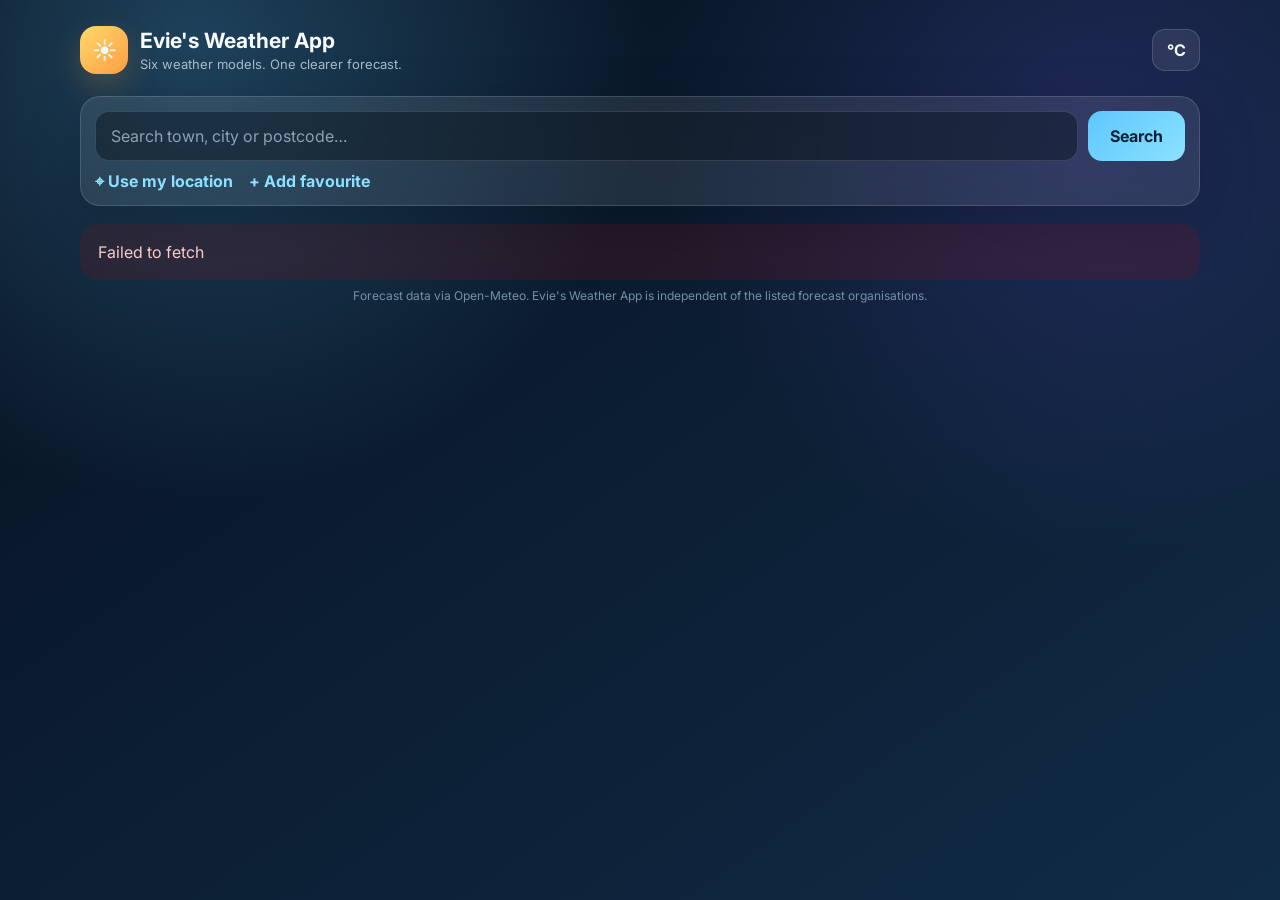
<file: index.html>
<!DOCTYPE html>
<html lang="en">
<head>
  <meta charset="UTF-8" />
  <meta name="viewport" content="width=device-width, initial-scale=1.0" />
  <meta name="theme-color" content="#07111f" />
  <title>Evie&apos;s Weather App</title>
  <link rel="preconnect" href="https://fonts.googleapis.com">
  <link rel="preconnect" href="https://fonts.gstatic.com" crossorigin>
  <link href="https://fonts.googleapis.com/css2?family=Inter:wght@400;500;600;700;800&display=swap" rel="stylesheet">
  <link rel="stylesheet" href="style.css?v=20260913-1" />
  <link rel="stylesheet" href="hourly-overrides.css?v=20260829-13" />
  <link rel="stylesheet" href="rosie-upgrade.css?v=20260829-2" />
  <link rel="stylesheet" href="weather-effects.css?v=20260829-4" />
  <link rel="stylesheet" href="radar-link.css?v=20260830-1" />
  <link rel="stylesheet" href="word-game-link.css?v=20260922-1" />
</head>
<body>
  <div class="app-shell">
    <header class="topbar">
      <div class="brand">
        <div class="brand-mark">☀</div>
        <div><h1>Evie&apos;s Weather App</h1><p>Six weather models. One clearer forecast.</p></div>
      </div>
      <button id="unitBtn" class="unit-btn" aria-label="Toggle temperature unit">°C</button>
    </header>

    <main>
      <section class="search-panel glass">
        <form id="searchForm" class="search-form">
          <input id="searchInput" autocomplete="off" placeholder="Search town, city or postcode…" aria-label="Search location" />
          <button type="submit">Search</button>
        </form>
        <button id="locationBtn" class="location-btn">⌖ Use my location</button>
        <div id="searchResults" class="search-results hidden"></div>
      </section>

      <section id="loading" class="status-card glass hidden">Comparing weather models…</section>
      <section id="error" class="status-card error hidden"></section>

      <section id="weatherContent" class="hidden">
        <section class="hero-card glass">
          <div id="weatherScene" class="weather-scene" aria-hidden="true"></div>
          <div class="hero-main">
            <div>
              <p id="locationName" class="eyebrow">—</p>
              <div class="consensus-label">CONSENSUS NOW</div>
              <h2 id="temperature">--°</h2>
              <p id="condition" class="condition">—</p>
              <p id="feelsLike" class="muted">Feels like —</p>
            </div>
            <div id="weatherIcon" class="weather-icon hero-static-icon" aria-hidden="true"></div>
          </div>

          <div class="rosie-lane" aria-hidden="true">
            <div id="rosie" class="rosie"></div>
          </div>

          <div class="stats-grid hero-stats-grid">
            <div class="stat likelihood-stat"><span>☔</span><div><small>Rain likelihood</small><strong id="confidenceBadge" class="confidence high">HIGH</strong></div></div>
            <div class="stat"><span>💧</span><div><small>Humidity</small><strong id="humidity">—</strong></div></div>
            <div class="stat"><span>💨</span><div><small>Wind</small><strong id="wind">—</strong></div></div>
            <div class="stat"><span>🌧️</span><div><small>Rain now</small><strong id="rain">—</strong></div></div>
            <div class="stat"><span>☀️</span><div><small>Current UV</small><strong id="currentUv">—</strong></div></div>
            <div class="stat"><span>🧠</span><div><small>Models live</small><strong id="modelCount">—</strong></div></div>
          </div>
          <p id="confidenceText" class="hidden">Models are closely aligned.</p>
          <div class="radar-forecast-wrap">
            <a id="radarForecastBtn" class="radar-forecast-btn" href="radar.html">
              <span>🌦️ Live Rain &amp; Cloud Forecast</span>
              <span class="radar-sub">See where the weather is heading →</span>
            </a>
          </div>
        </section>

        <section class="section-card glass">
          <div class="section-heading">
            <div><span class="kicker">AVERAGED</span><h3>Next 24 hours</h3></div>
            <span id="updatedAt" class="muted"></span>
          </div>
          <div id="hourlyForecast" class="hourly-scroll"></div>
        </section>

        <section class="section-card glass">
          <div class="section-heading">
            <div><span class="kicker">TOMORROW</span><h3>Tomorrow hour by hour</h3></div>
            <span id="tomorrowDate" class="muted"></span>
          </div>
          <div id="tomorrowHourlyForecast" class="hourly-scroll"></div>
        </section>

        <section class="section-card glass">
          <div class="section-heading">
            <div><span class="kicker">SIDE BY SIDE</span><h3>What each model says now</h3></div>
            <span id="nowModelTime" class="muted"></span>
          </div>
          <div id="nowModelComparison" class="model-grid"></div>
          <p class="explain">Each card is the model forecast for the current hour at the selected location, including its weather type, temperature and forecast precipitation.</p>
        </section>

        <section class="section-card glass">
          <div class="section-heading">
            <div><span class="kicker">SIDE BY SIDE</span><h3>What each model says tomorrow</h3></div>
          </div>
          <div id="modelComparison" class="model-grid"></div>
          <p class="explain">A model counts as predicting “rain” when it forecasts measurable precipitation during the day. This avoids pretending that different probability systems are directly identical.</p>
        </section>

        <section class="section-card glass">
          <div class="section-heading"><div><span class="kicker">MODEL CONSENSUS</span><h3>14-day forecast</h3></div><span class="muted forecast-tap-hint">Tap a day for hourly detail</span></div>
          <div class="daily-header" aria-hidden="true">
            <div>Day</div><div>Weather</div><div>Consensus forecast</div><div>Rain likelihood</div><div>High / Low</div>
          </div>
          <div id="dailyForecast" class="daily-list"></div>
          <p class="explain">Later dates use the forecast models that still publish data that far ahead. The available source count is shown on each day.</p>
        </section>

        <section class="section-card glass accuracy-section">
          <div class="section-heading">
            <div><span class="kicker">SOURCE INDEX</span><h3>Forecast sources & recent accuracy</h3></div>
            <span id="accuracyWindow" class="muted">14-day local back-test</span>
          </div>
          <p class="accuracy-intro">Each model is back-tested locally using its archived 24-hour-ahead forecasts. The score combines temperature accuracy and correct rain/dry-day calls over the previous 14 complete days.</p>
          <div id="accuracyIndex" class="accuracy-index"></div>
          <p id="accuracyNote" class="explain">Calculating local forecast accuracy…</p>
        </section>

        <div class="word-game-launch">
          <a href="word-game.html" aria-label="Play Evie's Daily Word Game">
            <span class="game-copy"><span class="game-icon">🔤</span><span><strong>Play Evie&apos;s Daily Word Game</strong><small>Five letters. Six attempts. A new puzzle every day.</small></span></span>
            <span class="arrow">→</span>
          </a>
        </div>

        <div class="word-game-launch crossword-launch">
          <a href="crossword.html" aria-label="Play Evie's Daily Crossword">
            <span class="game-copy"><span class="game-icon">🧩</span><span><strong>Play Evie&apos;s Daily Crossword</strong><small>30 clues. At least 14 Across and 14 Down. A new puzzle every day.</small></span></span>
            <span class="arrow">→</span>
          </a>
        </div>
      </section>
    </main>

    <footer>Forecast data via Open-Meteo. Evie&apos;s Weather App is independent of the listed forecast organisations.</footer>
  </div>

  <dialog id="hourlyDayDialog" class="hourly-day-dialog glass" aria-labelledby="selectedDayDate">
    <div class="hourly-day-header">
      <div>
        <span class="kicker">HOURLY FORECAST</span>
        <h3 id="selectedDayDate">Selected day</h3>
        <p id="selectedDayLocation" class="muted"></p>
      </div>
      <button id="hourlyDayClose" class="hourly-day-close" type="button" aria-label="Close hourly forecast">×</button>
    </div>
    <p id="selectedDaySummary" class="selected-day-summary"></p>
    <div id="selectedDayHourly" class="hourly-scroll selected-day-hourly"></div>
  </dialog>
  <script src="uv-fix.js?v=20260829-2"></script>
  <script src="app.js?v=20260913-1"></script>
  <script src="current-uv.js?v=20260829-1"></script>
  <script src="rosie.js?v=20260829-5"></script>
  <script src="hourly-overrides.js?v=20260913-1"></script>
  <script src="accuracy-backtest.js"></script>
  <script src="weather-effects.js?v=20260829-5"></script>
  <script src="wind-labels.js?v=20260829-4"></script>
  <script src="location-features.js?v=20260829-1"></script>
  <script src="radar-link.js?v=20260830-1"></script>
  <script src="now-model-comparison.js?v=20260830-1"></script>
</body>
</html>
</file>
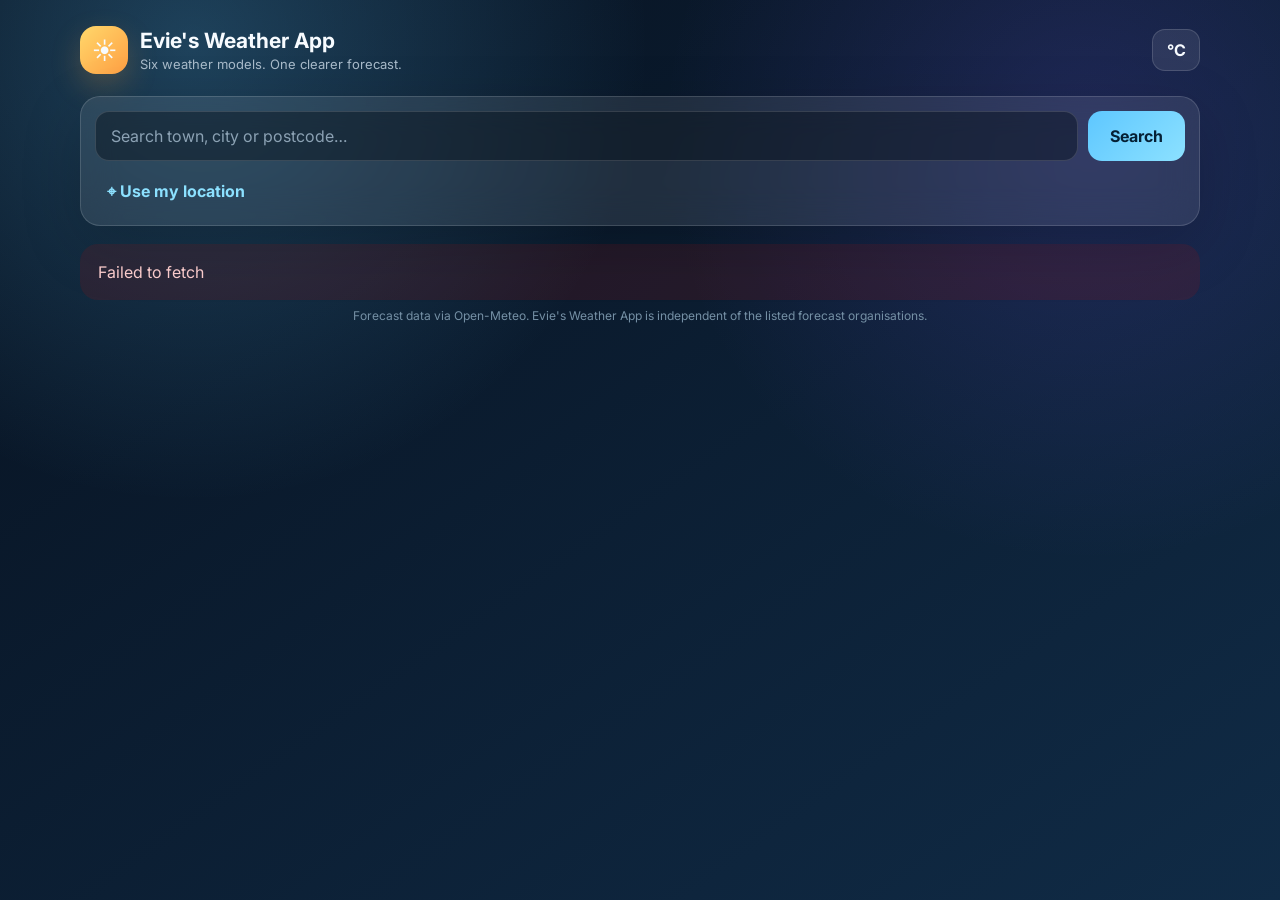
<file: weather-app/index.html>
<!DOCTYPE html>
<html lang="en">
<head>
  <meta charset="UTF-8" />
  <meta name="viewport" content="width=device-width, initial-scale=1.0" />
  <meta name="theme-color" content="#07111f" />
  <title>Evie&apos;s Weather App</title>
  <link rel="preconnect" href="https://fonts.googleapis.com">
  <link rel="preconnect" href="https://fonts.gstatic.com" crossorigin>
  <link href="https://fonts.googleapis.com/css2?family=Inter:wght@400;500;600;700;800&display=swap" rel="stylesheet">
  <link rel="stylesheet" href="style.css" />
</head>
<body>
  <div class="app-shell">
    <header class="topbar">
      <div class="brand">
        <div class="brand-mark">☀</div>
        <div><h1>Evie&apos;s Weather App</h1><p>Six weather models. One clearer forecast.</p></div>
      </div>
      <button id="unitBtn" class="unit-btn" aria-label="Toggle temperature unit">°C</button>
    </header>

    <main>
      <section class="search-panel glass">
        <form id="searchForm" class="search-form">
          <input id="searchInput" autocomplete="off" placeholder="Search town, city or postcode…" aria-label="Search location" />
          <button type="submit">Search</button>
        </form>
        <button id="locationBtn" class="location-btn">⌖ Use my location</button>
        <div id="searchResults" class="search-results hidden"></div>
      </section>

      <section id="loading" class="status-card glass hidden">Comparing weather models…</section>
      <section id="error" class="status-card error hidden"></section>

      <section id="weatherContent" class="hidden">
        <section class="hero-card glass">
          <div class="hero-main">
            <div>
              <p id="locationName" class="eyebrow">—</p>
              <div class="consensus-label">CONSENSUS NOW</div>
              <h2 id="temperature">--°</h2>
              <p id="condition" class="condition">—</p>
              <p id="feelsLike" class="muted">Feels like —</p>
            </div>
            <div id="weatherIcon" class="weather-icon">🌤️</div>
          </div>

          <div class="confidence-strip">
            <div>
              <small>Forecast confidence</small>
              <strong id="confidenceBadge" class="confidence high">HIGH</strong>
            </div>
            <p id="confidenceText">Models are closely aligned.</p>
          </div>

          <div class="stats-grid">
            <div class="stat"><span>💧</span><div><small>Humidity</small><strong id="humidity">—</strong></div></div>
            <div class="stat"><span>💨</span><div><small>Wind</small><strong id="wind">—</strong></div></div>
            <div class="stat"><span>🌧️</span><div><small>Rain now</small><strong id="rain">—</strong></div></div>
            <div class="stat"><span>🧠</span><div><small>Models live</small><strong id="modelCount">—</strong></div></div>
          </div>
        </section>

        <section class="section-card glass">
          <div class="section-heading">
            <div><span class="kicker">AVERAGED</span><h3>Next 24 hours</h3></div>
            <span id="updatedAt" class="muted"></span>
          </div>
          <div id="hourlyForecast" class="hourly-scroll"></div>
          <div class="confidence-key" aria-label="Hourly forecast confidence key">
            <span><i class="confidence-dot high"></i><strong>Green</strong> High agreement</span>
            <span><i class="confidence-dot medium"></i><strong>Yellow</strong> Some disagreement</span>
            <span><i class="confidence-dot low"></i><strong>Red</strong> Low agreement</span>
          </div>
        </section>

        <section class="section-card glass">
          <div class="section-heading">
            <div><span class="kicker">TOMORROW</span><h3>Tomorrow hour by hour</h3></div>
            <span id="tomorrowDate" class="muted"></span>
          </div>
          <div id="tomorrowHourlyForecast" class="hourly-scroll"></div>
          <div class="confidence-key" aria-label="Tomorrow hourly forecast confidence key">
            <span><i class="confidence-dot high"></i><strong>Green</strong> High confidence</span>
            <span><i class="confidence-dot medium"></i><strong>Yellow</strong> Medium confidence</span>
            <span><i class="confidence-dot low"></i><strong>Red</strong> Low confidence</span>
          </div>
        </section>

        <section class="section-card glass">
          <div class="section-heading">
            <div><span class="kicker">SIDE BY SIDE</span><h3>What each model says tomorrow</h3></div>
          </div>
          <div id="modelComparison" class="model-grid"></div>
          <p class="explain">Rain agreement counts a model as “wet” when it forecasts measurable precipitation during the day. This avoids pretending that different probability systems are directly identical.</p>
        </section>

        <section class="section-card glass">
          <div class="section-heading"><div><span class="kicker">MODEL CONSENSUS</span><h3>7-day forecast</h3></div></div>
          <div class="daily-header" aria-hidden="true">
            <div>Day</div><div>Weather</div><div>Consensus forecast</div><div>Confidence</div><div>High / Low</div>
          </div>
          <div id="dailyForecast" class="daily-list"></div>
        </section>

        <section class="section-card glass accuracy-section">
          <div class="section-heading">
            <div><span class="kicker">SOURCE INDEX</span><h3>Forecast sources & recent accuracy</h3></div>
            <span id="accuracyWindow" class="muted">Six-source index</span>
          </div>
          <p class="accuracy-intro">Accuracy is location-specific. This index identifies the six model sources used in the consensus and shows whether each source is currently contributing data.</p>
          <div id="accuracyIndex" class="accuracy-index"></div>
          <p id="accuracyNote" class="explain">Scores are an independent Weather Consensus index, not an official accuracy percentage published by the providers. Lower temperature error and correct rain/dry calls produce a higher score.</p>
        </section>
      </section>
    </main>

    <footer>Forecast data via Open-Meteo. Evie&apos;s Weather App is independent of the listed forecast organisations.</footer>
  </div>
  <script src="app.js"></script>
</body>
</html>
</file>
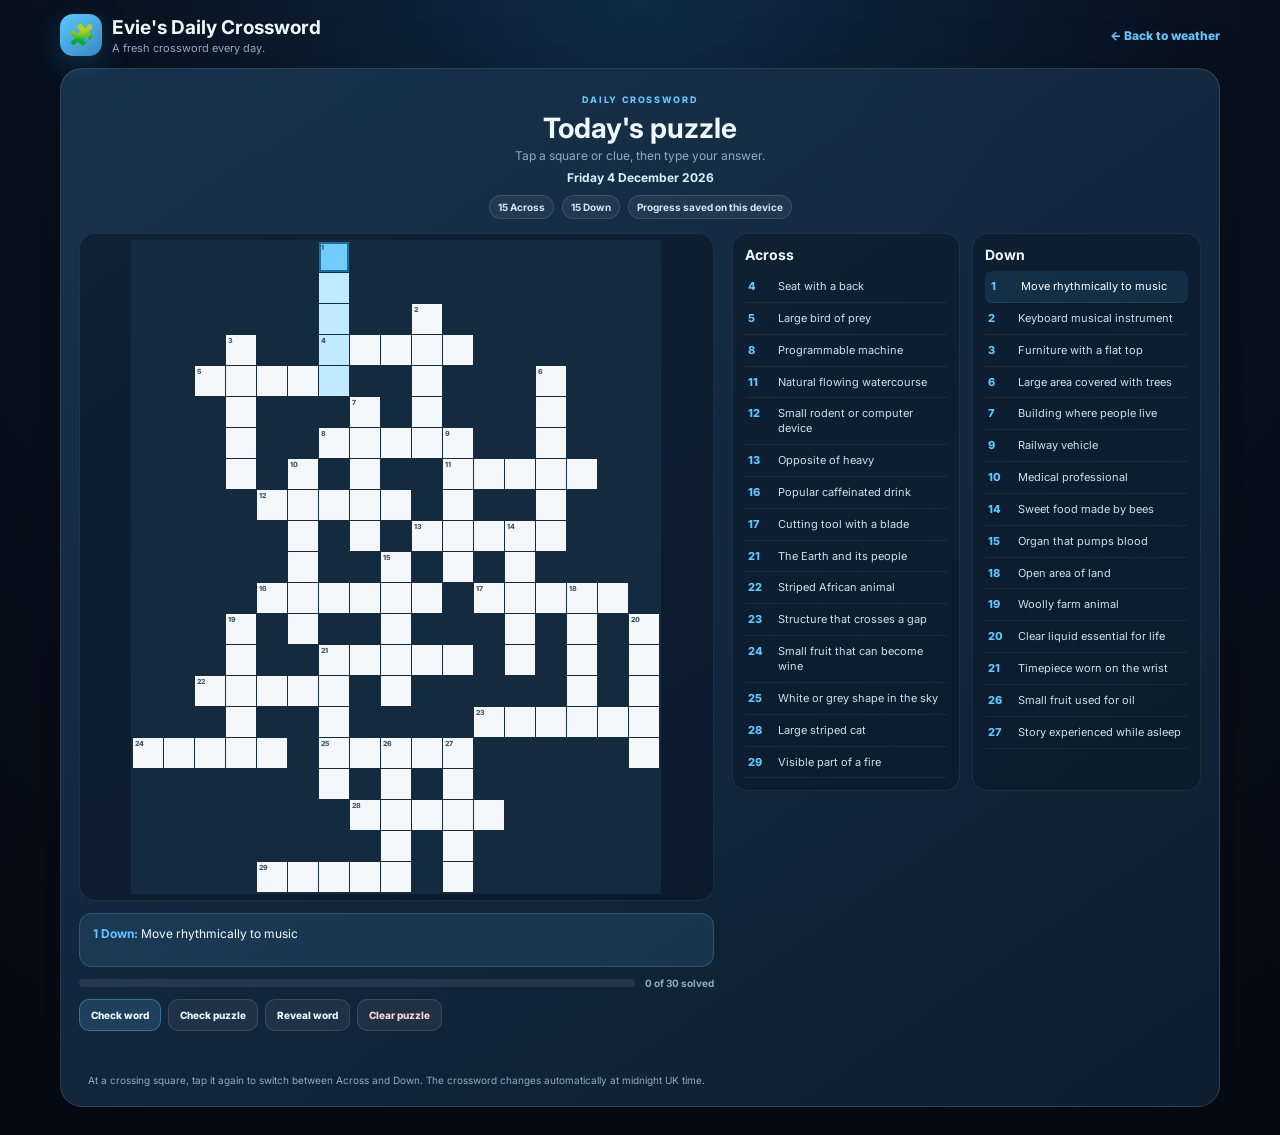
<file: crossword.html>
<!DOCTYPE html>
<html lang="en">
<head>
<meta charset="UTF-8"><meta name="viewport" content="width=device-width,initial-scale=1"><meta name="theme-color" content="#07111f">
<title>Evie's Daily Crossword</title>
<link rel="preconnect" href="https://fonts.googleapis.com"><link rel="preconnect" href="https://fonts.gstatic.com" crossorigin>
<link href="https://fonts.googleapis.com/css2?family=Inter:wght@400;500;600;700;800&display=swap" rel="stylesheet">
<style>
:root{--bg:#07111f;--panel:#102238;--text:#eff9ff;--muted:#91aabd;--accent:#5ec7ff;--accent2:#8de0bf;--line:rgba(255,255,255,.12);--cell:#f4f8fb;--ink:#11283b}
*{box-sizing:border-box}body{margin:0;min-height:100vh;background:radial-gradient(circle at top,#102b45 0,#07111f 42%,#050b14 100%);color:var(--text);font-family:Inter,system-ui,sans-serif}button,input{font:inherit}
.shell{width:min(1160px,calc(100% - 20px));margin:auto;padding:14px 0 28px}.top{display:flex;align-items:center;justify-content:space-between;gap:14px;margin-bottom:12px}.brand{display:flex;gap:10px;align-items:center}.mark{width:42px;height:42px;border-radius:13px;background:linear-gradient(145deg,#5ec7ff,#318ac4);display:grid;place-items:center;font-size:22px;box-shadow:0 10px 28px rgba(42,151,213,.25)}h1{font-size:19px;margin:0}.sub{font-size:11px;color:var(--muted);margin-top:2px}.back{color:var(--accent);text-decoration:none;font-size:12px;font-weight:800}
.game{background:linear-gradient(145deg,rgba(25,51,77,.96),rgba(13,31,50,.97));border:1px solid var(--line);border-radius:22px;padding:18px;box-shadow:0 24px 70px rgba(0,0,0,.25)}.head{text-align:center;margin-bottom:14px}.kicker{font-size:9px;letter-spacing:.18em;font-weight:800;color:var(--accent)}.head h2{font-size:28px;margin:4px 0 3px}.head p{margin:0;color:var(--muted);font-size:12px}.date{margin-top:7px!important;color:#d9f4ff!important;font-weight:700}.meta{display:flex;justify-content:center;gap:8px;flex-wrap:wrap;margin:10px 0 2px}.pill{padding:5px 8px;border-radius:999px;background:rgba(255,255,255,.06);border:1px solid var(--line);font-size:10px;color:#cde7f3;font-weight:700}
.layout{display:grid;grid-template-columns:minmax(0,1.15fr) minmax(330px,.85fr);gap:18px;align-items:start}.boardbox{min-width:0}.scroll{overflow:auto;padding:6px;border-radius:16px;background:rgba(3,11,20,.36);border:1px solid rgba(255,255,255,.08)}.board{display:grid;gap:1px;width:max-content;margin:auto;background:#142a3e;border:2px solid #142a3e}.block,.cell{width:30px;height:30px}.block{background:#142a3e}.cell{position:relative;background:var(--cell)}.cell input{position:absolute;inset:0;width:100%;height:100%;border:0;background:transparent;color:var(--ink);text-transform:uppercase;text-align:center;font-size:18px;font-weight:800;padding:7px 1px 1px;outline:0;caret-color:transparent}.num{position:absolute;top:1px;left:2px;z-index:2;color:#3f5667;font-size:7px;font-weight:800;pointer-events:none}.cell.inword{background:#bfeaff}.cell.active{background:#72ccff;box-shadow:inset 0 0 0 2px #1b6f9d}.cell.wrong{background:#ffd7d7}.cell.right{background:#d6f4e1}.cell.revealed{background:#eadfff}
.activeclue{min-height:54px;margin:12px 0 10px;padding:11px 13px;border-radius:13px;background:rgba(94,199,255,.11);border:1px solid rgba(94,199,255,.22);font-size:12px;line-height:1.45}.activeclue strong{color:var(--accent)}.progrow{display:flex;align-items:center;gap:10px;margin:10px 0}.prog{height:8px;flex:1;border-radius:999px;background:rgba(255,255,255,.08);overflow:hidden}.prog span{display:block;height:100%;width:0;background:linear-gradient(90deg,var(--accent),var(--accent2));transition:width .2s}.progtext{font-size:10px;color:var(--muted);font-weight:700}.actions{display:flex;gap:7px;flex-wrap:wrap}.action{border:1px solid var(--line);background:rgba(255,255,255,.06);color:#e9f8ff;padding:9px 11px;border-radius:10px;font-size:10px;font-weight:800;cursor:pointer}.action.primary{background:rgba(94,199,255,.16);border-color:rgba(94,199,255,.36)}.action.warn{color:#ffd5d5}.status{min-height:24px;display:grid;place-items:center;margin-top:6px;font-size:11px;font-weight:700;color:#dff7ff}
.clues{display:grid;grid-template-columns:1fr 1fr;gap:12px}.cluecard{background:rgba(7,19,31,.42);border:1px solid rgba(255,255,255,.08);border-radius:15px;padding:12px;max-height:610px;overflow:auto}.cluecard h3{margin:0 0 8px;font-size:14px}.clue{display:flex;gap:8px;width:100%;border:0;border-bottom:1px solid rgba(255,255,255,.06);background:transparent;color:#cce1ec;text-align:left;padding:8px 3px;cursor:pointer;line-height:1.35;font-size:11px}.clue .n{min-width:22px;color:var(--accent);font-weight:800}.clue.active{background:rgba(94,199,255,.1);color:#fff;border-radius:7px;padding-left:6px}.clue.solved{color:#8cc9a8;text-decoration:line-through}.hint{margin:12px 0 0;color:var(--muted);font-size:10px;line-height:1.5;text-align:center}
.modal{position:fixed;inset:0;background:rgba(2,7,13,.78);display:none;align-items:center;justify-content:center;padding:18px;z-index:30}.modal.open{display:flex}.modalcard{width:min(440px,100%);background:#13283f;border:1px solid var(--line);border-radius:20px;padding:20px;text-align:center}.modalcard h3{font-size:24px;margin:0 0 8px}.modalcard p{color:var(--muted);line-height:1.55;font-size:13px}.modalcard button{width:100%;padding:10px;border:0;border-radius:11px;background:var(--accent);color:#062033;font-weight:800}
@media(max-width:900px){.layout{grid-template-columns:1fr}.cluecard{max-height:none}}@media(max-width:620px){.shell{width:calc(100% - 10px);padding-top:7px}.game{padding:11px 8px 14px;border-radius:18px}.mark{width:36px;height:36px}.brand h1{font-size:16px}.sub{display:none}.back{font-size:11px}.head h2{font-size:23px}.clues{grid-template-columns:1fr}.cell,.block{width:27px;height:27px}.cell input{font-size:16px;padding-top:6px}.actions .action{flex:1 1 44%}}
</style>
</head>
<body>
<div class="shell">
<header class="top"><div class="brand"><div class="mark">🧩</div><div><h1>Evie's Daily Crossword</h1><div class="sub">A fresh crossword every day.</div></div></div><a class="back" href="index.html">← Back to weather</a></header>
<main class="game">
<div class="head"><span class="kicker">DAILY CROSSWORD</span><h2>Today's puzzle</h2><p>Tap a square or clue, then type your answer.</p><p id="dateLine" class="date"></p><div class="meta"><span id="aCount" class="pill"></span><span id="dCount" class="pill"></span><span class="pill">Progress saved on this device</span></div></div>
<div class="layout">
<section class="boardbox"><div class="scroll"><div id="board" class="board" aria-label="Daily crossword grid"></div></div><div id="activeClue" class="activeclue">Select a square to begin.</div><div class="progrow"><div class="prog"><span id="bar"></span></div><div id="progText" class="progtext">0 solved</div></div><div class="actions"><button id="checkWord" class="action primary">Check word</button><button id="checkAll" class="action">Check puzzle</button><button id="reveal" class="action">Reveal word</button><button id="clear" class="action warn">Clear puzzle</button></div><div id="status" class="status"></div><p class="hint">At a crossing square, tap it again to switch between Across and Down. The crossword changes automatically at midnight UK time.</p></section>
<section class="clues"><div class="cluecard"><h3>Across</h3><div id="across"></div></div><div class="cluecard"><h3>Down</h3><div id="down"></div></div></section>
</div></main></div>
<div id="modal" class="modal"><div class="modalcard"><h3>Crossword complete! 🎉</h3><p>You solved Evie's daily crossword. A new puzzle will appear tomorrow.</p><button id="closeModal">Close</button></div></div>
<script>
const WORDS=[
['APPLE','Fruit often baked in a pie'],['BREAD','Bakery staple for toast'],['CHAIR','Seat with a back'],['CLOUD','White or grey shape in the sky'],['DREAM','Story experienced while asleep'],['EARTH','Our home planet'],['FLAME','Visible part of a fire'],['GRAPE','Small fruit that can become wine'],['HEART','Organ that pumps blood'],['LIGHT','Opposite of heavy'],['MUSIC','Organised sound in a song'],['NIGHT','Time after sunset'],['OCEAN','Vast body of salt water'],['PLANT','Living thing with roots'],['QUEEN','Female monarch'],['RIVER','Natural flowing watercourse'],['SMILE','Happy facial expression'],['STONE','Small piece of rock'],['TABLE','Furniture with a flat top'],['TRAIN','Railway vehicle'],['WATER','Clear liquid essential for life'],['WORLD','The Earth and its people'],['BEACH','Sandy shore by the sea'],['FIELD','Open area of land'],['HOUSE','Building where people live'],['LEMON','Yellow citrus fruit'],['PEACH','Soft fruit with a stone'],['SHEEP','Woolly farm animal'],['TIGER','Large striped cat'],['WATCH','Timepiece worn on the wrist'],['ZEBRA','Striped African animal'],['BRUSH','Tool for painting or grooming'],['CLOCK','Device that tells the time'],['DANCE','Move rhythmically to music'],['EAGLE','Large bird of prey'],['FROST','Thin ice coating on a cold morning'],['GHOST','Spirit in a spooky story'],['HONEY','Sweet food made by bees'],['JUICE','Drink squeezed from fruit'],['KNIFE','Cutting tool with a blade'],['MOUSE','Small rodent or computer device'],['NURSE','Healthcare professional'],['OLIVE','Small fruit used for oil'],['PIANO','Keyboard musical instrument'],['ROBOT','Programmable machine'],['SHARK','Large predatory fish'],['SNAKE','Long legless reptile'],['SPOON','Utensil used for soup'],['STORM','Severe weather with strong wind'],['TOAST','Bread browned by heat'],['WHALE','Very large marine mammal'],['WHEEL','Circular part that turns'],['BRIDGE','Structure that crosses a gap'],['CANDLE','Wax light with a wick'],['CASTLE','Fortified building'],['COFFEE','Popular caffeinated drink'],['DESERT','Very dry region'],['DOCTOR','Medical professional'],['FOREST','Large area covered with trees'],['GARDEN','Place where flowers are grown']
].map(function(x){return{answer:x[0],clue:x[1]}});
(function(){
const SIZE=23,TARGET=30,board=document.getElementById('board'),across=document.getElementById('across'),down=document.getElementById('down'),activeClue=document.getElementById('activeClue'),status=document.getElementById('status'),bar=document.getElementById('bar'),progText=document.getElementById('progText'),modal=document.getElementById('modal');
let puzzle,activeEntry=null,activeCell=null,guesses={},completed=false,revealed=new Set();
function dateKey(){const p=new Intl.DateTimeFormat('en-GB',{timeZone:'Europe/London',year:'numeric',month:'2-digit',day:'2-digit'}).formatToParts(new Date()),g=function(t){return p.find(function(x){return x.type===t}).value};return g('year')+'-'+g('month')+'-'+g('day')}
const day=dateKey();document.getElementById('dateLine').textContent=new Intl.DateTimeFormat('en-GB',{timeZone:'Europe/London',weekday:'long',day:'numeric',month:'long',year:'numeric'}).format(new Date());
function hash(s){let h=2166136261>>>0;for(const ch of s){h^=ch.charCodeAt(0);h=Math.imul(h,16777619)>>>0}return h}
function rnd32(a){return function(){a|=0;a=a+0x6D2B79F5|0;let t=Math.imul(a^a>>>15,1|a);t=t+Math.imul(t^t>>>7,61|t)^t;return((t^t>>>14)>>>0)/4294967296}}
function shuffle(a,r){for(let i=a.length-1;i>0;i--){let j=Math.floor(r()*(i+1)),t=a[i];a[i]=a[j];a[j]=t}return a}
function generate(){
let best=null;
for(let attempt=0;attempt<24;attempt++){
const rnd=rnd32((hash(day)+Math.imul(attempt,2654435761))>>>0),pool=shuffle(WORDS.slice(),rnd).map(function(e,i){return{answer:e.answer,clue:e.clue,tie:i}}).sort(function(a,b){return b.answer.length-a.answer.length||a.tie-b.tie}),grid=Array.from({length:SIZE},function(){return Array(SIZE).fill('')}),placed=[],used=new Set(),first=pool[0],fw=first.answer,fr=Math.floor(SIZE/2),fc=Math.floor((SIZE-fw.length)/2),counts={A:1,D:0};
for(let i=0;i<fw.length;i++)grid[fr][fc+i]=fw[i];placed.push({answer:first.answer,clue:first.clue,row:fr,col:fc,dir:'A'});used.add(fw);
function can(w,r,c,d){let l=w.length;if(d==='A'){if(r<0||r>=SIZE||c<0||c+l>SIZE)return 0;if(c>0&&grid[r][c-1])return 0;if(c+l<SIZE&&grid[r][c+l])return 0}else{if(c<0||c>=SIZE||r<0||r+l>SIZE)return 0;if(r>0&&grid[r-1][c])return 0;if(r+l<SIZE&&grid[r+l][c])return 0}let x=0;for(let i=0;i<l;i++){let rr=r+(d==='D'?i:0),cc=c+(d==='A'?i:0),v=grid[rr][cc];if(v){if(v!==w[i])return 0;x++}else if(d==='A'){if(rr>0&&grid[rr-1][cc])return 0;if(rr<SIZE-1&&grid[rr+1][cc])return 0}else{if(cc>0&&grid[rr][cc-1])return 0;if(cc<SIZE-1&&grid[rr][cc+1])return 0}}return x}
function options(e,d){let out=[],w=e.answer;for(let r=0;r<SIZE;r++)for(let c=0;c<SIZE;c++){let v=grid[r][c];if(!v)continue;for(let i=0;i<w.length;i++){if(w[i]!==v)continue;let rr=r-(d==='D'?i:0),cc=c-(d==='A'?i:0),x=can(w,rr,cc,d);if(!x)continue;let mr=rr+(d==='D'?(w.length-1)/2:0),mc=cc+(d==='A'?(w.length-1)/2:0),dist=Math.abs(mr-SIZE/2)+Math.abs(mc-SIZE/2);out.push({row:rr,col:cc,score:x*50-dist+rnd()*3})}}return out}
while(placed.length<TARGET){let d=counts.A<=counts.D?'A':'D',win=null;for(const e of pool){if(used.has(e.answer))continue;let o=options(e,d);if(!o.length)continue;o.sort(function(a,b){return b.score-a.score});if(!win||o[0].score>win.o.score)win={e:e,o:o[0]}}if(!win)break;let e=win.e,o=win.o,w=e.answer;for(let i=0;i<w.length;i++)grid[o.row+(d==='D'?i:0)][o.col+(d==='A'?i:0)]=w[i];placed.push({answer:e.answer,clue:e.clue,row:o.row,col:o.col,dir:d});used.add(w);counts[d]++}
let score=Math.min(counts.A,counts.D)*100+placed.length;if(!best||score>best.score)best={score:score,placed:placed,counts:counts};if(counts.A>=15&&counts.D>=15)break}
return finish(best)}
function finish(raw){let entries=raw.placed.map(function(e,i){return Object.assign({},e,{id:e.dir+i,cells:[]})}),cellMap=new Map();entries.forEach(function(e){for(let i=0;i<e.answer.length;i++){let r=e.row+(e.dir==='D'?i:0),c=e.col+(e.dir==='A'?i:0),k=r+','+c;e.cells.push(k);if(!cellMap.has(k))cellMap.set(k,{r:r,c:c,letter:e.answer[i],entries:[]});cellMap.get(k).entries.push(e.id)}});let minR=SIZE,maxR=0,minC=SIZE,maxC=0;cellMap.forEach(function(v){minR=Math.min(minR,v.r);maxR=Math.max(maxR,v.r);minC=Math.min(minC,v.c);maxC=Math.max(maxC,v.c)});let starts=new Map();entries.forEach(function(e){let k=e.row+','+e.col;if(!starts.has(k))starts.set(k,[]);starts.get(k).push(e.id)});let ord=Array.from(starts.keys()).map(function(k){let a=k.split(',').map(Number);return{k:k,r:a[0],c:a[1]}}).sort(function(a,b){return a.r-b.r||a.c-b.c}),nums=new Map();ord.forEach(function(x,i){nums.set(x.k,i+1)});entries.forEach(function(e){e.number=nums.get(e.row+','+e.col)});return{entries:entries,cellMap:cellMap,nums:nums,bounds:{minR:minR,maxR:maxR,minC:minC,maxC:maxC},counts:raw.counts}}
function esc(s){return s.replace(/[&<>"]/g,function(ch){return{'&':'&amp;','<':'&lt;','>':'&gt;','"':'&quot;'}[ch]})}
function byId(id){return puzzle.entries.find(function(e){return e.id===id})}function inp(k){return board.querySelector('input[data-key="'+k+'"]')}
function render(){let b=puzzle.bounds,cols=b.maxC-b.minC+1,rows=b.maxR-b.minR+1,sz=window.innerWidth<=620?27:30;board.style.gridTemplateColumns='repeat('+cols+','+sz+'px)';board.style.gridTemplateRows='repeat('+rows+','+sz+'px)';board.innerHTML='';for(let r=b.minR;r<=b.maxR;r++)for(let c=b.minC;c<=b.maxC;c++){let k=r+','+c,d=puzzle.cellMap.get(k);if(!d){let z=document.createElement('div');z.className='block';board.appendChild(z);continue}let w=document.createElement('div');w.className='cell';w.dataset.key=k;let n=puzzle.nums.get(k);if(n){let s=document.createElement('span');s.className='num';s.textContent=n;w.appendChild(s)}let i=document.createElement('input');i.maxLength=1;i.autocomplete='off';i.autocapitalize='characters';i.spellcheck=false;i.dataset.key=k;i.value=guesses[k]||'';i.addEventListener('click',function(){selectCell(k,true)});i.addEventListener('focus',function(){if(!activeCell)selectCell(k,false)});i.addEventListener('input',function(e){type(k,e)});i.addEventListener('keydown',function(e){keys(k,e)});w.appendChild(i);board.appendChild(w)}renderClues();high();progress();document.getElementById('aCount').textContent=puzzle.entries.filter(function(e){return e.dir==='A'}).length+' Across';document.getElementById('dCount').textContent=puzzle.entries.filter(function(e){return e.dir==='D'}).length+' Down'}
function renderClues(){function make(list,host){host.innerHTML='';list.sort(function(a,b){return a.number-b.number}).forEach(function(e){let x=document.createElement('button');x.className='clue';x.dataset.entry=e.id;x.innerHTML='<span class="n">'+e.number+'</span><span>'+esc(e.clue)+'</span>';x.addEventListener('click',function(){selectEntry(e.id,true)});host.appendChild(x)})}make(puzzle.entries.filter(function(e){return e.dir==='A'}),across);make(puzzle.entries.filter(function(e){return e.dir==='D'}),down)}
function selectCell(k,toggle){let d=puzzle.cellMap.get(k),next;if(toggle&&activeCell===k&&d.entries.length>1){let idx=d.entries.indexOf(activeEntry);next=d.entries[(idx+1)%d.entries.length]}else if(activeEntry&&d.entries.includes(activeEntry))next=activeEntry;else{let dir=activeEntry?byId(activeEntry).dir:null;next=d.entries.find(function(id){return byId(id).dir===dir})||d.entries[0]}activeEntry=next;activeCell=k;high()}
function selectEntry(id,focus){activeEntry=id;let e=byId(id);activeCell=e.cells[0];high();if(focus){let i=inp(activeCell);if(i){i.focus({preventScroll:true});i.scrollIntoView({block:'nearest',inline:'nearest',behavior:'smooth'})}}}
function high(){document.querySelectorAll('.cell').forEach(function(x){x.classList.remove('inword','active')});document.querySelectorAll('.clue').forEach(function(x){x.classList.remove('active')});if(activeEntry){let e=byId(activeEntry);e.cells.forEach(function(k){let x=board.querySelector('.cell[data-key="'+k+'"]');if(x)x.classList.add('inword')});let c=board.querySelector('.cell[data-key="'+activeCell+'"]');if(c)c.classList.add('active');let q=document.querySelector('.clue[data-entry="'+activeEntry+'"]');if(q)q.classList.add('active');activeClue.innerHTML='<strong>'+e.number+' '+(e.dir==='A'?'Across':'Down')+':</strong> '+esc(e.clue)}solvedClues()}
function type(k,event){let l=(event.target.value||'').toUpperCase().replace(/[^A-Z]/g,'').slice(-1);event.target.value=l;if(l){guesses[k]=l;unmark(k);save();advance(1);maybeDone()}else{delete guesses[k];save()}progress()}
function keys(k,event){if(event.key==='Backspace'){if(!guesses[k]){event.preventDefault();advance(-1,true)}else setTimeout(function(){delete guesses[k];save();progress();unmark(k)},0)}else if(event.key==='Enter'&&puzzle.cellMap.get(k).entries.length>1){event.preventDefault();selectCell(k,true)}}
function advance(step,clear){if(!activeEntry)return;let e=byId(activeEntry),idx=e.cells.indexOf(activeCell),n=e.cells[idx+step];if(!n)return;activeCell=n;let i=inp(n);if(i){if(clear){i.value='';delete guesses[n];unmark(n);save()}i.focus({preventScroll:true});i.select();i.scrollIntoView({block:'nearest',inline:'nearest'})}high()}
function unmark(k){let x=board.querySelector('.cell[data-key="'+k+'"]');if(x)x.classList.remove('wrong','right','revealed')}
function correct(e){return e.cells.every(function(k,i){return(guesses[k]||'')===e.answer[i]})}function filled(e){return e.cells.every(function(k){return!!guesses[k]})}
function solvedClues(){document.querySelectorAll('.clue').forEach(function(x){let e=byId(x.dataset.entry);x.classList.toggle('solved',correct(e))})}
function progress(){let n=puzzle.entries.filter(correct).length,t=puzzle.entries.length;progText.textContent=n+' of '+t+' solved';bar.style.width=Math.round(n/t*100)+'%';solvedClues()}
function mark(e){e.cells.forEach(function(k,i){let x=board.querySelector('.cell[data-key="'+k+'"]');if(!x)return;x.classList.remove('wrong','right');if(guesses[k])x.classList.add(guesses[k]===e.answer[i]?'right':'wrong')})}
function msg(s){status.textContent=s;setTimeout(function(){if(status.textContent===s)status.textContent=''},2200)}
function checkWord(){if(!activeEntry)return msg('Select a word first');let e=byId(activeEntry);mark(e);if(correct(e))msg('Correct!');else if(!filled(e))msg('That word is not complete yet');else msg('Not quite - check the red squares');progress()}
function checkAll(){puzzle.entries.forEach(mark);if(puzzle.entries.every(correct)){msg('Everything is correct!');done()}else msg('There are still some squares to fix')}
function revealWord(){if(!activeEntry)return msg('Select a word first');let e=byId(activeEntry);e.cells.forEach(function(k,i){guesses[k]=e.answer[i];let q=inp(k);if(q)q.value=e.answer[i];let x=board.querySelector('.cell[data-key="'+k+'"]');if(x){x.classList.remove('wrong','right');x.classList.add('revealed')}});revealed.add(e.id);save();progress();msg(e.number+' '+(e.dir==='A'?'Across':'Down')+' revealed');maybeDone()}
function clearAll(){if(!confirm("Clear all answers from today's crossword?"))return;guesses={};revealed.clear();completed=false;document.querySelectorAll('.cell input').forEach(function(i){i.value=''});document.querySelectorAll('.cell').forEach(function(c){c.classList.remove('wrong','right','revealed')});save();progress();msg('Puzzle cleared')}
function maybeDone(){if(puzzle.entries.every(correct))done()}function done(){if(completed)return;completed=true;save();modal.classList.add('open')}
const store='evieCrossword:'+day+':v1';function save(){try{localStorage.setItem(store,JSON.stringify({guesses:guesses,completed:completed,revealed:Array.from(revealed)}))}catch(e){}}function load(){try{let s=JSON.parse(localStorage.getItem(store)||'null');if(s){guesses=s.guesses||{};completed=!!s.completed;revealed=new Set(s.revealed||[])}}catch(e){}}
document.getElementById('checkWord').onclick=checkWord;document.getElementById('checkAll').onclick=checkAll;document.getElementById('reveal').onclick=revealWord;document.getElementById('clear').onclick=clearAll;document.getElementById('closeModal').onclick=function(){modal.classList.remove('open')};modal.onclick=function(e){if(e.target===modal)modal.classList.remove('open')};
puzzle=generate();load();render();let first=puzzle.entries.slice().sort(function(a,b){return a.number-b.number})[0];if(first)selectEntry(first.id,false);revealed.forEach(function(id){let e=byId(id);if(e)e.cells.forEach(function(k){let x=board.querySelector('.cell[data-key="'+k+'"]');if(x)x.classList.add('revealed')})});progress()
})();
</script>
</body></html>
</file>
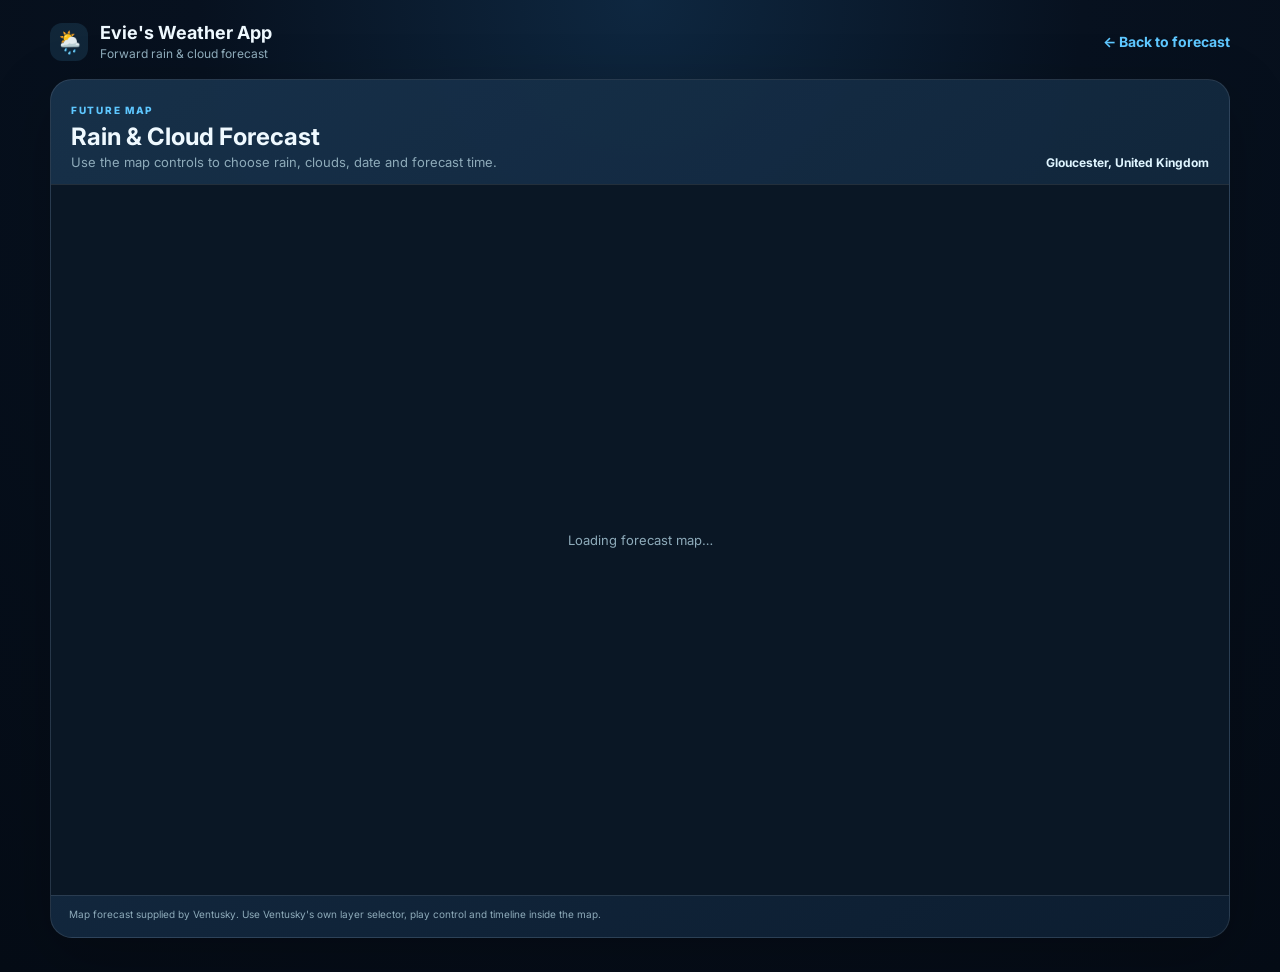
<file: radar.html>
<!DOCTYPE html>
<html lang="en">
<head>
  <meta charset="UTF-8" />
  <meta name="viewport" content="width=device-width, initial-scale=1.0" />
  <meta name="theme-color" content="#07111f" />
  <title>Live Rain & Cloud Forecast | Evie's Weather</title>
  <link rel="preconnect" href="https://fonts.googleapis.com">
  <link rel="preconnect" href="https://fonts.gstatic.com" crossorigin>
  <link href="https://fonts.googleapis.com/css2?family=Inter:wght@400;500;600;700;800&display=swap" rel="stylesheet">
  <style>
    :root{--bg:#07111f;--panel:#102238;--text:#eff9ff;--muted:#8eabba;--accent:#5ec7ff;--line:rgba(255,255,255,.1)}
    *{box-sizing:border-box}
    body{margin:0;background:radial-gradient(circle at top,#0e2740 0,#07111f 38%,#050c16 100%);color:var(--text);font-family:Inter,system-ui,sans-serif;min-height:100vh}
    .shell{width:min(1180px,calc(100% - 28px));margin:0 auto;padding:22px 0 34px}
    .topbar{display:flex;align-items:center;justify-content:space-between;gap:14px;margin-bottom:18px}
    .brand{display:flex;align-items:center;gap:12px}.brand-mark{width:38px;height:38px;border-radius:12px;display:grid;place-items:center;background:rgba(94,199,255,.12);font-size:22px}.brand h1{font-size:18px;margin:0}.brand p{font-size:12px;color:var(--muted);margin:3px 0 0}
    .back{color:var(--accent);text-decoration:none;font-weight:700;font-size:14px;white-space:nowrap}
    .card{background:linear-gradient(145deg,rgba(24,50,76,.94),rgba(13,31,50,.94));border:1px solid var(--line);border-radius:22px;box-shadow:0 20px 65px rgba(0,0,0,.23);overflow:hidden}
    .heading{padding:18px 20px 14px;display:flex;align-items:flex-end;justify-content:space-between;gap:18px}.kicker{font-size:10px;letter-spacing:.17em;color:var(--accent);font-weight:800}.heading h2{font-size:24px;margin:4px 0 3px}.heading p{margin:0;color:var(--muted);font-size:13px}.place{color:#dff5ff;font-size:12px;font-weight:700;text-align:right}
    .map-wrap{height:min(79vh,820px);min-height:560px;border-top:1px solid var(--line);position:relative;background:#0a1725}.map-wrap iframe{width:100%;height:100%;border:0;display:block;position:relative;z-index:1}.loading{position:absolute;inset:0;display:grid;place-items:center;background:#0a1725;color:var(--muted);font-size:13px;z-index:0}
    .note{padding:11px 18px 15px;color:var(--muted);font-size:10px;line-height:1.5;border-top:1px solid var(--line)}
    @media(max-width:760px){.shell{width:min(100% - 16px,1180px);padding-top:12px}.topbar{align-items:flex-start}.brand p{display:none}.heading{padding:15px 14px 12px;align-items:flex-start}.heading h2{font-size:20px}.heading p{font-size:12px}.place{max-width:43%;font-size:10px}.map-wrap{height:78vh;min-height:600px}}
  </style>
</head>
<body>
  <div class="shell">
    <header class="topbar">
      <div class="brand"><div class="brand-mark">🌦️</div><div><h1>Evie's Weather App</h1><p>Forward rain & cloud forecast</p></div></div>
      <a class="back" href="index.html">← Back to forecast</a>
    </header>

    <section class="card">
      <div class="heading">
        <div><span class="kicker">FUTURE MAP</span><h2>Rain & Cloud Forecast</h2><p>Use the map controls to choose rain, clouds, date and forecast time.</p></div>
        <div id="placeName" class="place">Selected location</div>
      </div>

      <div class="map-wrap">
        <div class="loading">Loading forecast map…</div>
        <iframe id="forecastMap" title="Forward rain and cloud forecast map" loading="eager" referrerpolicy="strict-origin-when-cross-origin" allow="fullscreen"></iframe>
      </div>
      <div class="note">Map forecast supplied by Ventusky. Use Ventusky's own layer selector, play control and timeline inside the map.</div>
    </section>
  </div>
  <script src="radar.js?v=20260830-2"></script>
</body>
</html>
</file>
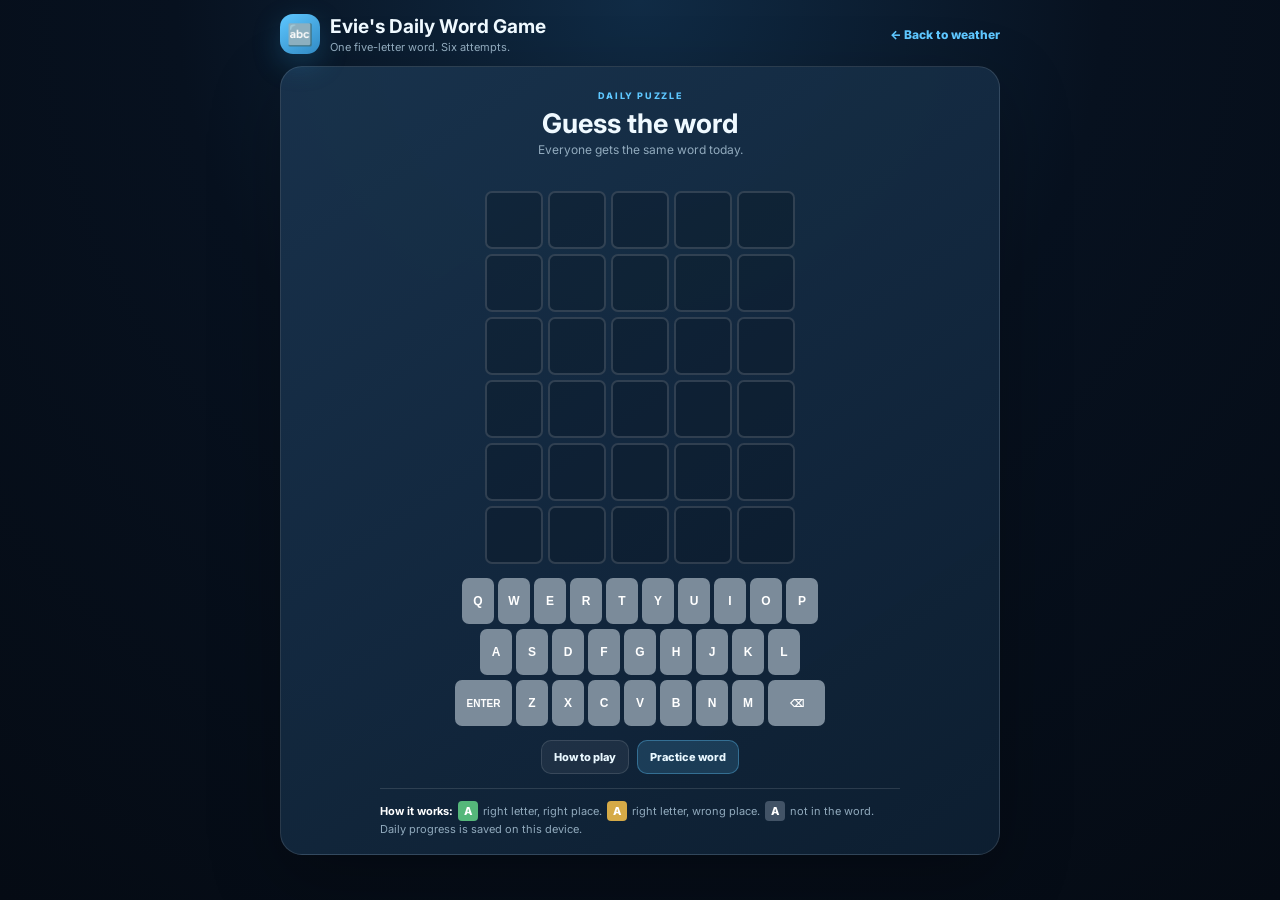
<file: word-game.html>
<!DOCTYPE html>
<html lang="en">
<head>
  <meta charset="UTF-8" />
  <meta name="viewport" content="width=device-width, initial-scale=1.0" />
  <meta name="theme-color" content="#07111f" />
  <title>Evie's Daily Word Game</title>
  <link rel="preconnect" href="https://fonts.googleapis.com">
  <link rel="preconnect" href="https://fonts.gstatic.com" crossorigin>
  <link href="https://fonts.googleapis.com/css2?family=Inter:wght@400;500;600;700;800&display=swap" rel="stylesheet">
  <style>
    :root{--bg:#07111f;--panel:#102238;--panel2:#172c43;--text:#eff9ff;--muted:#91aabd;--accent:#5ec7ff;--correct:#55b77a;--present:#d5aa47;--absent:#425366;--line:rgba(255,255,255,.12)}
    *{box-sizing:border-box} body{margin:0;min-height:100vh;background:radial-gradient(circle at top,#102b45 0,#07111f 42%,#050b14 100%);color:var(--text);font-family:Inter,system-ui,sans-serif}
    .shell{width:min(720px,calc(100% - 20px));margin:0 auto;padding:14px 0 24px}.topbar{display:flex;align-items:center;justify-content:space-between;gap:14px;margin-bottom:12px}.brand{display:flex;gap:10px;align-items:center}.mark{width:40px;height:40px;border-radius:13px;background:linear-gradient(145deg,#5ec7ff,#318ac4);display:grid;place-items:center;font-size:21px;box-shadow:0 10px 28px rgba(42,151,213,.25)}h1{font-size:19px;margin:0}.sub{font-size:11px;color:var(--muted);margin-top:2px}.back{color:var(--accent);text-decoration:none;font-size:12px;font-weight:800;white-space:nowrap}
    .game{background:linear-gradient(145deg,rgba(25,51,77,.96),rgba(13,31,50,.97));border:1px solid var(--line);border-radius:22px;padding:16px;box-shadow:0 24px 70px rgba(0,0,0,.25)}
    .game-head{text-align:center}.kicker{font-size:9px;letter-spacing:.18em;font-weight:800;color:var(--accent)}.game-head h2{font-size:27px;margin:4px 0 2px}.game-head p{margin:0;color:var(--muted);font-size:12px}.status{height:30px;display:grid;place-items:center;font-weight:700;font-size:12px;color:#fff}.status.show{animation:pop .18s ease}.board{width:min(310px,100%);margin:4px auto 14px;display:grid;grid-template-rows:repeat(6,1fr);gap:5px}.row{display:grid;grid-template-columns:repeat(5,1fr);gap:5px}.tile{aspect-ratio:1;border:2px solid rgba(255,255,255,.14);border-radius:7px;display:grid;place-items:center;font-size:27px;font-weight:800;text-transform:uppercase;background:rgba(5,15,27,.28);transition:transform .15s ease,border-color .15s ease}.tile.filled{border-color:rgba(255,255,255,.35);transform:scale(1.03)}.tile.correct{background:var(--correct);border-color:var(--correct)}.tile.present{background:var(--present);border-color:var(--present)}.tile.absent{background:var(--absent);border-color:var(--absent)}.tile.flip{animation:flip .5s ease both}
    .keyboard{display:flex;flex-direction:column;gap:5px;margin:0 auto;max-width:610px}.key-row{display:flex;justify-content:center;gap:4px}.key{height:46px;min-width:32px;padding:0 6px;border:0;border-radius:7px;background:#7b8b9a;color:#fff;font-weight:800;font-size:12px;cursor:pointer;text-transform:uppercase}.key.wide{min-width:57px;font-size:10px}.key.correct{background:var(--correct)}.key.present{background:var(--present)}.key.absent{background:var(--absent)}
    .lower{display:flex;justify-content:center;gap:8px;margin-top:14px;flex-wrap:wrap}.action{border:1px solid var(--line);background:rgba(255,255,255,.06);color:#e9f8ff;padding:9px 12px;border-radius:10px;font:inherit;font-size:11px;font-weight:800;cursor:pointer}.action.primary{background:rgba(94,199,255,.16);border-color:rgba(94,199,255,.36)}.legend{margin:14px auto 0;max-width:520px;border-top:1px solid var(--line);padding-top:12px;color:var(--muted);font-size:11px;line-height:1.5}.legend strong{color:#fff}.mini{display:inline-grid;place-items:center;width:20px;height:20px;border-radius:4px;color:#fff;font-weight:800;margin:0 2px}.mini.correct{background:var(--correct)}.mini.present{background:var(--present)}.mini.absent{background:var(--absent)}
    .modal{position:fixed;inset:0;background:rgba(2,7,13,.78);display:none;align-items:center;justify-content:center;padding:18px;z-index:20}.modal.open{display:flex}.modal-card{width:min(440px,100%);background:#13283f;border:1px solid var(--line);border-radius:20px;padding:20px;box-shadow:0 28px 80px rgba(0,0,0,.42)}.modal-card h3{margin:0 0 8px}.modal-card p{color:var(--muted);line-height:1.55}.modal-card .answer{font-size:26px;letter-spacing:.12em;color:#fff;font-weight:800;text-align:center;margin:14px 0}.modal-card button{width:100%;padding:10px;border:0;border-radius:11px;background:var(--accent);color:#062033;font-weight:800;cursor:pointer}
    @keyframes flip{0%{transform:rotateX(0)}50%{transform:rotateX(90deg)}100%{transform:rotateX(0)}}@keyframes pop{0%{transform:scale(.95)}100%{transform:scale(1)}}
    @media(max-width:560px){.shell{width:calc(100% - 10px);padding-top:7px;padding-bottom:12px}.topbar{margin-bottom:8px}.game{padding:10px 8px 12px;border-radius:18px}.brand h1{font-size:16px}.sub{display:none}.mark{width:36px;height:36px;font-size:19px}.game-head h2{font-size:22px}.game-head p{font-size:11px}.status{height:24px}.board{width:min(276px,86vw);gap:4px;margin:2px auto 10px}.row{gap:4px}.tile{font-size:22px;border-radius:6px}.keyboard{gap:4px;max-width:100%}.key-row{gap:3px}.key{height:41px;min-width:27px;padding:0 4px;font-size:11px;border-radius:6px}.key.wide{min-width:46px;font-size:8px}.lower{margin-top:10px}.legend{padding:10px 4px 0;margin-top:10px;font-size:10px;line-height:1.45}.back{font-size:11px}}
    @media(max-height:740px) and (max-width:560px){.board{width:min(250px,80vw)}.tile{font-size:20px}.key{height:37px}.game-head h2{font-size:20px}.legend{display:none}.lower{margin-top:8px}}
  </style>
</head>
<body>
  <div class="shell">
    <header class="topbar">
      <div class="brand"><div class="mark">🔤</div><div><h1>Evie's Daily Word Game</h1><div class="sub">One five-letter word. Six attempts.</div></div></div>
      <a class="back" href="index.html">← Back to weather</a>
    </header>

    <main class="game">
      <div class="game-head"><span class="kicker">DAILY PUZZLE</span><h2>Guess the word</h2><p>Everyone gets the same word today.</p></div>
      <div id="status" class="status"></div>
      <div id="board" class="board" aria-label="Word game board"></div>
      <div id="keyboard" class="keyboard" aria-label="On-screen keyboard"></div>
      <div class="lower"><button id="helpBtn" class="action" type="button">How to play</button><button id="newBtn" class="action primary" type="button">Practice word</button></div>
      <div class="legend"><strong>How it works:</strong> <span class="mini correct">A</span> right letter, right place. <span class="mini present">A</span> right letter, wrong place. <span class="mini absent">A</span> not in the word. Daily progress is saved on this device.</div>
    </main>
  </div>

  <div id="modal" class="modal" role="dialog" aria-modal="true"><div class="modal-card"><h3 id="modalTitle">Daily puzzle</h3><p id="modalText"></p><div id="modalAnswer" class="answer"></div><button id="modalClose" type="button">Close</button></div></div>

  <script>
  (function(){
    const WORDS=['APPLE','BRAVE','CLOUD','DREAM','EARTH','FLAME','GRACE','HEART','LIGHT','MUSIC','NURSE','OCEAN','PLANT','QUIET','RIVER','SMILE','STORM','TRAIN','WATER','WORLD','BEACH','CHAIR','FIELD','GREEN','HOUSE','LEMON','NIGHT','PEACH','QUEEN','SHINE','SHEEP','STONE','SWEET','TABLE','TIGER','TOAST','WATCH','WINDY','YOUNG','ZEBRA'];
    const rows=6, cols=5;
    let daily=true, row=0, col=0, guesses=Array.from({length:rows},()=>Array(cols).fill('')), finished=false;
    const board=document.getElementById('board'), keyboard=document.getElementById('keyboard'), status=document.getElementById('status');
    const modal=document.getElementById('modal'), modalTitle=document.getElementById('modalTitle'), modalText=document.getElementById('modalText'), modalAnswer=document.getElementById('modalAnswer');
    const dayNumber=Math.floor(Date.now()/86400000);
    function answerForDaily(){return WORDS[dayNumber%WORDS.length]}
    let answer=answerForDaily();
    const storageKey=()=>`evieWordGame:${new Date().toISOString().slice(0,10)}`;

    function makeBoard(){board.innerHTML='';for(let r=0;r<rows;r++){const rr=document.createElement('div');rr.className='row';for(let c=0;c<cols;c++){const t=document.createElement('div');t.className='tile';t.id=`t-${r}-${c}`;rr.appendChild(t)}board.appendChild(rr)}}
    function makeKeyboard(){const layout=['QWERTYUIOP','ASDFGHJKL','ZXCVBNM'];keyboard.innerHTML='';layout.forEach((line,i)=>{const rr=document.createElement('div');rr.className='key-row';if(i===2)rr.appendChild(keyButton('ENTER','wide'));[...line].forEach(ch=>rr.appendChild(keyButton(ch,'')));if(i===2)rr.appendChild(keyButton('⌫','wide'));keyboard.appendChild(rr)})}
    function keyButton(label,cls){const b=document.createElement('button');b.type='button';b.className=`key ${cls}`;b.textContent=label;b.dataset.key=label;b.addEventListener('click',()=>handle(label));return b}
    function showStatus(msg){status.textContent=msg;status.classList.remove('show');void status.offsetWidth;status.classList.add('show');setTimeout(()=>{if(status.textContent===msg)status.textContent=''},1800)}
    function handle(key){if(finished)return;if(key==='ENTER')return submit();if(key==='⌫'||key==='BACKSPACE'){if(col>0){col--;guesses[row][col]='';paintTile(row,col)}return}if(/^[A-Z]$/.test(key)&&col<cols){guesses[row][col]=key;paintTile(row,col);col++}}
    function paintTile(r,c){const t=document.getElementById(`t-${r}-${c}`);t.textContent=guesses[r][c];t.classList.toggle('filled',!!guesses[r][c])}
    function scoreWord(word){const result=Array(5).fill('absent'), counts={};[...answer].forEach((ch,i)=>{if(word[i]===ch)result[i]='correct';else counts[ch]=(counts[ch]||0)+1});[...word].forEach((ch,i)=>{if(result[i]==='correct')return;if(counts[ch]>0){result[i]='present';counts[ch]--}});return result}
    function paintKey(ch,state){const k=[...document.querySelectorAll('.key')].find(x=>x.dataset.key===ch);if(!k)return;const rank={absent:1,present:2,correct:3};const old=['absent','present','correct'].find(s=>k.classList.contains(s));if(!old||rank[state]>rank[old]){k.classList.remove('absent','present','correct');k.classList.add(state)}}
    function submit(){if(col<5)return showStatus('Enter five letters');const word=guesses[row].join('');const result=scoreWord(word);result.forEach((s,i)=>{const t=document.getElementById(`t-${row}-${i}`);setTimeout(()=>{t.classList.remove('filled');t.classList.add('flip',s);paintKey(word[i],s)},i*150)});setTimeout(()=>{if(word===answer){finished=true;showEnd(true,row+1)}else if(row===5){finished=true;showEnd(false,6)}else{row++;col=0;save()}},900)}
    function showEnd(win,attempts){save();setTimeout(()=>{modalTitle.textContent=win?'Brilliant! 🎉':'Better luck next time';modalText.textContent=win?`You solved today's word in ${attempts} ${attempts===1?'attempt':'attempts'}.`:`You used all six attempts.`;modalAnswer.textContent=answer;modal.classList.add('open')},250)}
    function save(){if(!daily)return;localStorage.setItem(storageKey(),JSON.stringify({guesses,row,col,finished,answer}))}
    function load(){if(!daily)return;try{const s=JSON.parse(localStorage.getItem(storageKey())||'null');if(!s||s.answer!==answer)return;guesses=s.guesses||guesses;row=s.row||0;col=s.col||0;finished=!!s.finished;for(let r=0;r<6;r++){for(let c=0;c<5;c++)paintTile(r,c);if(guesses[r].every(Boolean)){const word=guesses[r].join(''),res=scoreWord(word);res.forEach((st,i)=>{const t=document.getElementById(`t-${r}-${i}`);t.classList.remove('filled');t.classList.add(st);paintKey(word[i],st)})}}}catch(e){}}
    function practice(){daily=false;answer=WORDS[Math.floor(Math.random()*WORDS.length)];row=0;col=0;guesses=Array.from({length:rows},()=>Array(cols).fill(''));finished=false;makeBoard();makeKeyboard();showStatus('Practice word ready')}
    document.addEventListener('keydown',e=>{const k=e.key.toUpperCase();if(k==='ENTER')handle('ENTER');else if(k==='BACKSPACE')handle('BACKSPACE');else if(/^[A-Z]$/.test(k))handle(k)});
    document.getElementById('newBtn').addEventListener('click',practice);
    document.getElementById('helpBtn').addEventListener('click',()=>{modalTitle.textContent='How to play';modalText.textContent='Guess the five-letter word in six tries. After each guess the colours show how close you are. Green means correct letter and position, gold means the letter is in the word elsewhere, and grey means it is not in the word.';modalAnswer.textContent='';modal.classList.add('open')});
    document.getElementById('modalClose').addEventListener('click',()=>modal.classList.remove('open'));modal.addEventListener('click',e=>{if(e.target===modal)modal.classList.remove('open')});
    makeBoard();makeKeyboard();load();
  })();
  </script>
</body>
</html>
</file>
<file: style.css>
:root {
  color-scheme: dark;
  --bg: #07111f;
  --bg2: #102b46;
  --panel: rgba(255,255,255,.09);
  --border: rgba(255,255,255,.14);
  --text: #f7fbff;
  --muted: #a9bbca;
  --accent: #5ec7ff;
  --accent2: #8ce1ff;
  --danger: #ff8585;
}
* { box-sizing: border-box; }
body {
  margin: 0;
  min-height: 100vh;
  font-family: Inter, system-ui, sans-serif;
  color: var(--text);
  background:
    radial-gradient(circle at 15% 5%, rgba(94,199,255,.26), transparent 33%),
    radial-gradient(circle at 85% 15%, rgba(121,89,255,.18), transparent 32%),
    linear-gradient(145deg, var(--bg), var(--bg2));
  background-attachment: fixed;
}
button, input { font: inherit; }
button { cursor: pointer; }
.app-shell { width: min(1120px, calc(100% - 28px)); margin: 0 auto; padding: 26px 0 36px; }
.topbar { display:flex; justify-content:space-between; align-items:center; gap:16px; margin-bottom:22px; }
.brand { display:flex; align-items:center; gap:12px; }
.brand-mark { width:48px; height:48px; display:grid; place-items:center; border-radius:16px; background:linear-gradient(135deg,#ffd86b,#ff9f43); box-shadow:0 12px 30px rgba(255,170,60,.22); font-size:24px; }
h1 { font-size:21px; margin:0; }
.brand p { margin:3px 0 0; color:var(--muted); font-size:13px; }
.unit-btn { border:1px solid var(--border); background:var(--panel); color:var(--text); width:48px; height:42px; border-radius:13px; font-weight:700; }
.glass { background:var(--panel); border:1px solid var(--border); backdrop-filter: blur(18px); -webkit-backdrop-filter: blur(18px); box-shadow:0 18px 60px rgba(0,0,0,.18); }
.search-panel { padding:14px; border-radius:20px; margin-bottom:18px; position:relative; }
.search-form { display:flex; gap:10px; }
.search-form input { flex:1; min-width:0; border:1px solid var(--border); outline:none; color:var(--text); background:rgba(3,12,22,.42); border-radius:14px; padding:14px 15px; }
.search-form input::placeholder { color:#8ca2b4; }
.search-form button, .location-btn { border:0; border-radius:14px; font-weight:700; }
.search-form button { padding:0 22px; background:linear-gradient(135deg,var(--accent),var(--accent2)); color:#052035; }
.location-btn { margin-top:10px; padding:10px 12px; background:transparent; color:var(--accent2); }
.search-results { position:absolute; z-index:10; left:14px; right:14px; top:70px; background:#102237; border:1px solid var(--border); border-radius:15px; overflow:hidden; box-shadow:0 18px 50px rgba(0,0,0,.38); }
.result-item { width:100%; border:0; background:transparent; color:var(--text); text-align:left; padding:12px 14px; border-bottom:1px solid rgba(255,255,255,.07); }
.result-item:hover { background:rgba(255,255,255,.08); }
.status-card { padding:18px; border-radius:18px; color:var(--muted); }
.error { color:#ffd0d0; border-color:rgba(255,120,120,.25); background:rgba(150,20,20,.18); }
.hero-card { padding:26px; border-radius:28px; margin-bottom:18px; overflow:hidden; position:relative; }
.hero-card::after { content:""; position:absolute; width:240px; height:240px; border-radius:50%; background:rgba(94,199,255,.12); right:-80px; top:-100px; }
.hero-main { display:flex; align-items:center; justify-content:space-between; gap:25px; position:relative; z-index:1; }
.eyebrow { font-size:15px; font-weight:700; color:var(--accent2); margin:0 0 7px; }
h2 { font-size:clamp(64px,11vw,104px); letter-spacing:-7px; line-height:.95; margin:0; }
.condition { font-size:20px; font-weight:600; margin:12px 0 4px; }
.muted { color:var(--muted); }
.weather-icon { font-size:clamp(70px,14vw,130px); filter:drop-shadow(0 16px 25px rgba(0,0,0,.2)); }
.stats-grid { display:grid; grid-template-columns:repeat(4,1fr); gap:10px; margin-top:27px; position:relative; z-index:1; }
.stat { display:flex; align-items:center; gap:10px; padding:14px; border-radius:16px; background:rgba(0,0,0,.14); }
.stat > span { font-size:20px; }
.stat small { display:block; color:var(--muted); margin-bottom:3px; }
.stat strong { font-size:15px; }
.section-card { padding:20px; border-radius:23px; margin-bottom:18px; }
.section-heading { display:flex; justify-content:space-between; align-items:end; gap:12px; margin-bottom:15px; }
h3 { margin:0; font-size:18px; }
.section-heading span { font-size:11px; }
.hourly-scroll { display:grid; grid-auto-flow:column; grid-auto-columns:minmax(82px,1fr); gap:9px; overflow-x:auto; padding-bottom:8px; scrollbar-width:thin; }
.hour-card { text-align:center; border-radius:16px; padding:12px 8px; background:rgba(0,0,0,.15); }
.hour-card .time { font-size:12px; color:var(--muted); }
.hour-card .icon { font-size:27px; margin:8px 0; }
.hour-card strong { display:block; font-size:16px; }
.hour-card small { display:block; color:#82d7ff; margin-top:5px; }
.hour-extra { font-size:9px; line-height:1.25; color:var(--muted); white-space:nowrap; margin-top:4px; }
.daily-list { display:grid; gap:8px; }
.day-row { display:grid; grid-template-columns:1.2fr 42px 1fr 1.2fr; align-items:center; gap:12px; padding:12px 13px; border-radius:14px; background:rgba(0,0,0,.12); }
.day-row .day { font-weight:700; }
.day-row .desc { color:var(--muted); font-size:13px; text-align:center; }
.day-row .temps { text-align:right; font-weight:700; }
.day-row .temps span { color:var(--muted); font-weight:500; margin-left:7px; }
.day-forecast-button { width:100%; border:1px solid transparent; color:inherit; font:inherit; text-align:left; transition:background .18s ease,border-color .18s ease,transform .18s ease; }
.day-forecast-button:hover { background:rgba(255,255,255,.08); border-color:rgba(94,199,255,.28); }
.day-forecast-button:active { transform:scale(.995); }
.day-forecast-button:focus-visible { outline:2px solid var(--accent); outline-offset:2px; }
.day-row .day span,.day-row .day small { display:block; }
.day-row .day small { margin-top:3px; color:var(--muted); font-size:10px; font-weight:500; }
.forecast-tap-hint { font-size:12px !important; }
.hourly-day-dialog { width:min(980px,calc(100% - 28px)); max-width:980px; max-height:min(760px,calc(100dvh - 28px)); margin:auto; padding:22px; border-radius:24px; color:var(--text); background:rgba(9,27,45,.97); overflow:hidden; }
.hourly-day-dialog::backdrop { background:rgba(1,7,13,.76); backdrop-filter:blur(5px); -webkit-backdrop-filter:blur(5px); }
.hourly-day-header { display:flex; align-items:flex-start; justify-content:space-between; gap:16px; }
.hourly-day-header .kicker { color:var(--accent2); font-size:11px; font-weight:800; letter-spacing:.08em; }
.hourly-day-header h3 { margin-top:5px; font-size:24px; }
.hourly-day-header p { margin:5px 0 0; font-size:13px; }
.hourly-day-close { width:42px; height:42px; flex:0 0 auto; border:1px solid var(--border); border-radius:13px; background:rgba(255,255,255,.08); color:var(--text); font-size:28px; line-height:1; }
.hourly-day-close:hover { background:rgba(255,255,255,.14); }
.selected-day-summary { margin:16px 0; padding:12px 14px; border-radius:14px; background:rgba(0,0,0,.17); color:var(--muted); font-size:13px; }
.selected-day-hourly { grid-auto-columns:minmax(104px,1fr); max-height:510px; }
footer { text-align:center; color:#7590a5; font-size:12px; padding-top:8px; }
.hidden { display:none !important; }
@media (max-width: 700px) {
  .app-shell { width:min(100% - 18px,1120px); padding-top:14px; }
  .search-form button { padding:0 14px; }
  .hero-card { padding:20px; }
  .stats-grid { grid-template-columns:repeat(2,1fr); }
  .weather-icon { font-size:70px; }
  h2 { letter-spacing:-4px; }
  .day-row { grid-template-columns:1.1fr 36px .9fr; }
  .day-row .desc { display:none; }
  .forecast-tap-hint { max-width:110px; text-align:right; }
  .hourly-day-dialog { width:calc(100% - 18px); max-height:calc(100dvh - 18px); padding:17px 14px; border-radius:20px; }
  .hourly-day-header h3 { font-size:20px; }
  .selected-day-summary { line-height:1.45; }
}

.confidence-key { display:flex; flex-wrap:wrap; gap:14px 22px; margin-top:12px; padding-top:12px; border-top:1px solid rgba(255,255,255,.08); color:var(--muted); font-size:12px; }
.confidence-key span { display:inline-flex; align-items:center; gap:6px; }
.confidence-key strong { color:var(--text); }
.confidence-dot { width:9px; height:9px; border-radius:50%; display:inline-block; flex:0 0 auto; }
.confidence-dot.high { background:#ff7272; box-shadow:0 0 0 3px rgba(255,114,114,.12); }
.confidence-dot.medium { background:#ffd45c; box-shadow:0 0 0 3px rgba(255,212,92,.12); }
.confidence-dot.low { background:#48dc8b; box-shadow:0 0 0 3px rgba(72,220,139,.12); }
.hour-confidence { display:flex; justify-content:center; align-items:center; gap:5px; margin-top:8px; font-size:10px; font-weight:700; color:var(--muted); }
.hour-confidence.high { color:#ff9d9d; }
.hour-confidence.medium { color:#ffe08a; }
.hour-confidence.low { color:#86efb2; }

.confidence { display:inline-flex; align-items:center; padding:5px 9px; border-radius:999px; font-size:11px; margin-top:4px; }
.confidence.high { background:rgba(255,114,114,.14); color:#ff9d9d; }
.confidence.medium { background:rgba(255,212,92,.14); color:#ffe08a; }
.confidence.low { background:rgba(72,220,139,.14); color:#86efb2; }
.confidence-strip { display:flex; justify-content:space-between; align-items:center; gap:20px; margin-top:20px; padding:13px 15px; background:rgba(0,0,0,.12); border-radius:15px; position:relative; z-index:1; }
.confidence-strip small { display:block; color:var(--muted); }
.confidence-strip p { margin:0; color:var(--muted); font-size:13px; text-align:right; }
.model-vote { color:var(--muted); font-size:9px; margin-top:4px; min-height:12px; }
.model-vote.high { color:#86efb2; font-weight:700; }
.model-vote.medium { color:#ffe08a; font-weight:700; }
.model-vote.low { color:#ff9d9d; font-weight:700; }

.model-grid { display:grid; grid-template-columns:repeat(6,minmax(105px,1fr)); gap:9px; overflow-x:auto; }
.model-card { min-width:105px; text-align:center; border-radius:16px; padding:13px 9px; background:rgba(0,0,0,.15); }
.model-card b { display:block; color:var(--accent2); font-size:12px; }
.model-card small { display:block; color:var(--muted); font-size:10px; margin-top:7px; }
.model-card.unavailable { opacity:.5; }
.model-icon { font-size:27px; margin:9px 0 6px; }
.model-temp { font-weight:800; font-size:17px; }
.model-temp span { color:var(--muted); font-weight:500; font-size:14px; }
.explain { color:#8199ad; font-size:11px; line-height:1.5; margin:13px 2px 0; }
.daily-header { display:grid; grid-template-columns:.8fr 1.35fr 1.65fr 1fr 1fr; gap:12px; padding:0 13px 8px; color:#84a1b7; font-size:10px; text-transform:uppercase; letter-spacing:.07em; }
.day-row.consensus-row { grid-template-columns:.8fr 1.35fr 1.65fr 1fr 1fr; }
.day-weather { display:flex; align-items:center; gap:8px; }
.day-weather span { font-size:24px; }
.day-weather small { color:var(--muted); font-size:11px; }
.daily-confidence { display:flex; align-items:center; gap:6px; font-size:11px; font-weight:700; }
.daily-confidence.high { color:#ff9d9d; }
.daily-confidence.medium { color:#ffe08a; }
.daily-confidence.low { color:#86efb2; }
.accuracy-intro { color:var(--muted); font-size:12px; line-height:1.55; }
.accuracy-index { display:grid; gap:8px; margin-top:14px; }
.accuracy-row { display:grid; grid-template-columns:34px 1.6fr .7fr 1.2fr; gap:12px; align-items:center; padding:12px 13px; background:rgba(0,0,0,.12); border-radius:14px; }
.accuracy-row .rank { width:28px; height:28px; border-radius:9px; display:grid; place-items:center; background:rgba(255,255,255,.06); font-weight:700; }
.accuracy-row strong { display:block; font-size:12px; }
.accuracy-row small { display:block; color:var(--muted); font-size:10px; margin-top:2px; }
.source-status { font-size:11px; font-weight:700; }
.source-status.live { color:#86efb2; }
.source-status.offline { color:#ff9d9d; }
.accuracy-placeholder { color:var(--muted); font-size:11px; text-align:right; }
.accuracy-placeholder strong { display:inline; color:var(--text); }
@media (max-width: 780px) {
  .daily-header { display:none; }
  .day-row.consensus-row { grid-template-columns:1fr 1fr; gap:8px; }
  .day-row.consensus-row .desc { display:block; text-align:left; }
  .accuracy-row { grid-template-columns:30px 1fr auto; }
  .accuracy-placeholder { grid-column:2 / 4; text-align:left; }
  .confidence-strip { align-items:flex-start; flex-direction:column; gap:8px; }
  .confidence-strip p { text-align:left; }
}
</file>
<file: hourly-overrides.css>
/* Hourly layout refinements */
.hourly-scroll {
  grid-auto-columns: 114px !important;
  gap: 5px !important;
}
.hour-card {
  min-width: 114px;
  padding: 8px 7px;
}
.hour-card .time { font-size: 12.6px; }
.hour-card .icon { font-size: 34px; margin: 5px 0 !important; }
.hour-card > strong { font-size: 21px; }
.hour-extra { font-size: 10.5px; color: var(--muted); margin-top: 3px; line-height: 1.22; }
.hour-extra.nowrap { white-space: nowrap; }
.hour-extra .wind-speed,
.hour-extra .wind-category { display:block; white-space:nowrap; }
.hour-extra .wind-category { margin-top:1px; font-size:9.5px; color:var(--muted); }
.model-vote { margin-top: 3px; font-weight:700; font-size:11.6px; }
.hour-confidence { margin-top: 4px; margin-bottom: 1px; }

/* Rain likelihood colours */
/* 1–2/6 rain = green, 3–4/6 = yellow, 5–6/6 = red */
.model-vote.low { color:#86efb2 !important; }
.model-vote.medium { color:#ffe08a !important; }
.model-vote.high { color:#ff9d9d !important; }

.confidence-dot.high { background:#ff7272; box-shadow:0 0 0 3px rgba(255,114,114,.12); }
.confidence-dot.medium { background:#ffd45c; box-shadow:0 0 0 3px rgba(255,212,92,.12); }
.confidence-dot.low { background:#48dc8b; box-shadow:0 0 0 3px rgba(72,220,139,.12); }

.hour-confidence.high,
.daily-confidence.high { color:#ff9d9d; }
.hour-confidence.medium,
.daily-confidence.medium { color:#ffe08a; }
.hour-confidence.low,
.daily-confidence.low { color:#86efb2; }

.confidence.high { background:rgba(255,114,114,.14); color:#ff9d9d; }
.confidence.medium { background:rgba(255,212,92,.14); color:#ffe08a; }
.confidence.low { background:rgba(72,220,139,.14); color:#86efb2; }

/* Predictive search dropdown */
.search-panel { position:relative; }
.search-results.predictive-results {
  position:absolute;
  left:18px;
  right:18px;
  top:72px;
  z-index:50;
  border:1px solid rgba(255,255,255,.12);
  border-radius:14px;
  overflow:hidden;
  background:#122338;
  box-shadow:0 18px 45px rgba(0,0,0,.28);
  max-height:290px;
  overflow-y:auto;
}
.search-results.predictive-results .result-item {
  width:100%;
  display:block;
  text-align:left;
  padding:11px 14px;
  border:0;
  border-bottom:1px solid rgba(255,255,255,.06);
  border-radius:0;
  background:transparent;
  color:#eaf7ff;
}
.search-results.predictive-results .result-item:last-child { border-bottom:0; }
.search-results.predictive-results .result-item:hover,
.search-results.predictive-results .result-item.active { background:rgba(94,199,255,.10); }
.search-results.predictive-results .result-item strong { color:#fff; }
.search-results.predictive-results .result-item span { font-size:11px; }

/* Location actions and favourites: text links, not grey buttons */
.location-links {
  display:flex;
  align-items:center;
  flex-wrap:wrap;
  gap:10px 16px;
  margin-top:10px;
}
.location-links .location-btn,
.location-links .favourite-action,
.location-links .favourite-location {
  appearance:none;
  border:0 !important;
  background:transparent !important;
  box-shadow:none !important;
  padding:0 !important;
  margin:0 !important;
  color:var(--accent2) !important;
  font:inherit;
  font-weight:700;
  cursor:pointer;
  white-space:nowrap;
}
.location-links .location-btn:hover,
.location-links .favourite-action:hover,
.location-links .favourite-location:hover { color:#b9efff !important; }
.favourites-list-inline { display:flex; align-items:center; flex-wrap:wrap; gap:8px 12px; }
.favourite-location { display:inline-flex !important; align-items:center; gap:5px; }
.favourite-location .remove-favourite {
  color:#86a9bd;
  font-size:13px;
  line-height:1;
  padding-left:2px;
}
.favourite-location:hover .remove-favourite { color:#ffaaaa; }

/* Hero summary row: six equal cards on desktop */
.hero-stats-grid {
  grid-template-columns: repeat(6, minmax(0, 1fr)) !important;
  gap: 10px !important;
  margin-top: 18px !important;
}
.hero-stats-grid .stat {
  width: 100% !important;
  min-width: 0 !important;
  padding: 13px 12px !important;
}
.hero-stats-grid .stat > div {
  min-width: 0;
}
.hero-stats-grid .stat small {
  white-space: nowrap !important;
  font-size: 11px !important;
  line-height: 1.15;
}
.hero-stats-grid .stat strong:not(.confidence) {
  white-space: nowrap !important;
  font-size: 14px;
}
.likelihood-stat .confidence { margin-top: 0; }
.hero-static-icon { display: none !important; }
.hero-card .hero-main { min-height: 185px; }

/* Rosie: detailed weather-reactive golden cocker spaniel */
.hero-card { position:relative; overflow:hidden; }
.rosie-lane {
  position:absolute;
  left:30%;
  right:39%;
  top:101px;
  height:98px;
  overflow:visible;
  pointer-events:none;
  z-index:1;
}
.rosie {
  position:absolute;
  left:4%;
  bottom:0;
  width:112px;
  height:80px;
  transition:left 3.2s cubic-bezier(.45,.05,.35,1), transform .35s ease;
  transform-origin:center bottom;
}
.rosie svg {
  width:100%;
  height:100%;
  overflow:visible;
  filter:drop-shadow(0 7px 8px rgba(0,0,0,.22));
}
.rosie.face-left { transform:scaleX(-1); }
.rosie.face-right { transform:scaleX(1); }
.rosie-dog { transform-box:fill-box; transform-origin:center bottom; }
.rosie-head-group { transform-box:fill-box; transform-origin:62% 72%; }
.rosie-tail-group { transform-box:fill-box; transform-origin:90% 60%; }
.rosie-ear { transform-box:fill-box; transform-origin:50% 8%; }
.rosie-leg { transform-box:fill-box; transform-origin:50% 0%; }
.rosie-hind-leg-group { transform-box:fill-box; transform-origin:60% 25%; }
.rosie-front-legs { transform-box:fill-box; transform-origin:50% 20%; }
.rosie-shadow { transform-box:fill-box; transform-origin:center; }
.rosie-mouth-sad { display:none; }

/* Walking is deliberately lively: body bob, head movement, ears, paws and tail */
.rosie.walking .rosie-dog { animation:rosie-walk-bob .48s ease-in-out infinite; }
.rosie.walking .rosie-head-group { animation:rosie-head-walk .72s ease-in-out infinite alternate; }
.rosie.walking .rosie-leg-a { animation:rosie-leg-a .42s ease-in-out infinite alternate; }
.rosie.walking .rosie-leg-b { animation:rosie-leg-b .42s ease-in-out infinite alternate; }
.rosie.walking .rosie-hind-leg-group { animation:rosie-hind-step .42s ease-in-out infinite alternate; }
.rosie.walking .rosie-ear-back { animation:rosie-ear-flop-a .55s ease-in-out infinite alternate; }
.rosie.walking .rosie-ear-front { animation:rosie-ear-flop-b .55s ease-in-out infinite alternate; }
.rosie.walking .rosie-shadow { animation:rosie-shadow-pulse .48s ease-in-out infinite; }

/* Standing Rosie still feels alive */
.rosie.standing .rosie-dog { animation:rosie-breathe 2.1s ease-in-out infinite; }
.rosie.standing .rosie-head-group { animation:rosie-look 2.7s ease-in-out infinite; }
.rosie.standing .rosie-ear-front { animation:rosie-ear-twitch 2.3s ease-in-out infinite; }

/* Sitting pose: body settles, hindquarters drop, front paws stay planted */
.rosie.sitting .rosie-dog { animation:rosie-sit-settle .55s ease-out both, rosie-sit-breathe 2.4s .55s ease-in-out infinite; }
.rosie.sitting .rosie-body-group { transform:translateY(8px) rotate(-3deg); }
.rosie.sitting .rosie-hind-leg-group { transform:translate(7px,7px) rotate(44deg) scaleY(.78); }
.rosie.sitting .rosie-front-legs { transform:translateY(2px); }
.rosie.sitting .rosie-head-group { animation:rosie-sit-look 2.4s .4s ease-in-out infinite; }
.rosie.sitting .rosie-ear-back { animation:rosie-ear-twitch 2.6s ease-in-out infinite; }

/* Happy Rosie */
.rosie.happy .rosie-tail-group { animation:rosie-tail-happy .28s ease-in-out infinite alternate; }
.rosie.happy .rosie-tongue { opacity:1; }
.rosie.happy .rosie-mouth-happy { display:block; }
.rosie.happy .rosie-mouth-sad { display:none; }
.rosie.happy.sitting .rosie-head-group { animation-duration:1.9s; }

/* Rainy Rosie: slower body language, droopy ears and sad expression */
.rosie.sad { transition-duration:4s, .35s; }
.rosie.sad .rosie-mouth-happy,
.rosie.sad .rosie-tongue { display:none; }
.rosie.sad .rosie-mouth-sad { display:block; }
.rosie.sad .rosie-brow-left { transform:rotate(8deg); transform-origin:center; }
.rosie.sad .rosie-brow-right { transform:rotate(-8deg); transform-origin:center; }
.rosie.sad .rosie-tail-group { animation:rosie-tail-sad 1.3s ease-in-out infinite alternate; }
.rosie.sad.walking .rosie-dog { animation-duration:.78s; }
.rosie.sad.walking .rosie-leg-a,
.rosie.sad.walking .rosie-leg-b,
.rosie.sad.walking .rosie-hind-leg-group { animation-duration:.72s; }
.rosie.sad .rosie-ear-back { transform:rotate(8deg); }
.rosie.sad .rosie-ear-front { transform:rotate(-8deg); }

.hero-main,.hero-stats-grid { position:relative; z-index:2; }

@keyframes rosie-walk-bob {
  0%,100% { transform:translateY(0) rotate(0deg); }
  25% { transform:translateY(-4px) rotate(-1.5deg); }
  50% { transform:translateY(-1px) rotate(0deg); }
  75% { transform:translateY(-4px) rotate(1.5deg); }
}
@keyframes rosie-head-walk { from { transform:rotate(-4deg) translateY(1px); } to { transform:rotate(5deg) translateY(-2px); } }
@keyframes rosie-leg-a { from { transform:rotate(15deg) translateY(0); } to { transform:rotate(-18deg) translateY(-1px); } }
@keyframes rosie-leg-b { from { transform:rotate(-18deg) translateY(-1px); } to { transform:rotate(15deg) translateY(0); } }
@keyframes rosie-hind-step { from { transform:rotate(-8deg); } to { transform:rotate(10deg); } }
@keyframes rosie-ear-flop-a { from { transform:rotate(-7deg); } to { transform:rotate(8deg) translateY(1px); } }
@keyframes rosie-ear-flop-b { from { transform:rotate(7deg); } to { transform:rotate(-8deg) translateY(1px); } }
@keyframes rosie-shadow-pulse { 0%,100% { transform:scaleX(1); opacity:.7; } 50% { transform:scaleX(.84); opacity:.5; } }
@keyframes rosie-tail-happy { from { transform:rotate(-20deg); } to { transform:rotate(25deg); } }
@keyframes rosie-tail-sad { from { transform:rotate(-8deg) translateY(2px); } to { transform:rotate(5deg) translateY(4px); } }
@keyframes rosie-breathe { 0%,100% { transform:translateY(0) scaleY(1); } 50% { transform:translateY(-1px) scaleY(1.015); } }
@keyframes rosie-look { 0%,35%,100% { transform:rotate(0); } 50% { transform:rotate(-7deg); } 70% { transform:rotate(6deg); } }
@keyframes rosie-ear-twitch { 0%,75%,100% { transform:rotate(0); } 82% { transform:rotate(7deg); } 90% { transform:rotate(-4deg); } }
@keyframes rosie-sit-settle { from { transform:translateY(0); } to { transform:translateY(5px); } }
@keyframes rosie-sit-breathe { 0%,100% { transform:translateY(5px); } 50% { transform:translateY(3px); } }
@keyframes rosie-sit-look { 0%,25%,100% { transform:rotate(0) translateY(0); } 42% { transform:rotate(-9deg) translateY(-1px); } 67% { transform:rotate(7deg) translateY(-2px); } }

/* 7-day model consensus: one identical grid for headings and every row */
.daily-header,
.day-row.consensus-row {
  display: grid !important;
  grid-template-columns: minmax(72px,.8fr) minmax(150px,1.35fr) minmax(190px,1.65fr) minmax(120px,1fr) minmax(105px,1fr) !important;
  column-gap: 18px !important;
  align-items: center !important;
}
.daily-header { padding-left: 13px !important; padding-right: 13px !important; }
.daily-header > div,
.day-row.consensus-row > div { min-width:0; width:100%; text-align:left !important; justify-self:stretch; }
.day-row.consensus-row .day,
.day-row.consensus-row .day-weather,
.day-row.consensus-row .desc,
.day-row.consensus-row .daily-confidence { justify-content:flex-start; text-align:left !important; }
.daily-header > div:nth-child(5) { display:grid; grid-template-columns:38px 38px; column-gap:8px; justify-content:start; }
.day-row.consensus-row .temps {
  display:grid !important;
  grid-template-columns:38px 38px;
  column-gap:8px;
  justify-content:start;
  align-items:baseline;
  text-align:left !important;
  font-variant-numeric:tabular-nums;
}
.day-row.consensus-row .temps span { margin-left:0 !important; text-align:left; }

@media (max-width: 760px) {
  .hero-stats-grid { grid-template-columns:repeat(2,minmax(0,1fr)) !important; }

  .hourly-scroll { grid-auto-columns:118px !important; gap:3px !important; }
  .hour-card { min-width:118px !important; padding:7px 6px !important; }
  .hour-card .icon { margin:4px 0 !important; }
  .model-vote { margin-top:2px; }
  .hour-extra { margin-top:2px; line-height:1.18; }

  /* Keep Rosie in the centre-left safe zone and shrink the weather artwork */
  .rosie-lane {
    left:37%;
    right:31%;
    top:139px;
    height:72px;
  }
  .rosie { width:78px; height:58px; }
  .weather-scene { transform:scale(.78); transform-origin:top right; }

  .daily-header { display:none !important; }
  .day-row.consensus-row { grid-template-columns:1fr 1fr !important; column-gap:8px !important; }
  .search-results.predictive-results { top:72px; }
}
</file>
<file: rosie-upgrade.css>
/* Rosie v4: directional walking, heavier cocker ears, correct turn layering */
.rosie-lane{
  position:absolute;
  left:29%;
  right:38%;
  top:96px;
  height:106px;
  overflow:visible;
  pointer-events:none;
  z-index:1;
}
.rosie{
  position:absolute;
  left:10%;
  bottom:0;
  width:138px;
  height:94px;
  transition:left var(--rosie-move-ms,2800ms) linear;
  transform:none !important;
  transform-origin:center bottom;
}
.rosie.face-left,.rosie.face-right{transform:none !important;}
.rosie svg{width:100%;height:100%;overflow:visible;filter:drop-shadow(0 7px 8px rgba(0,0,0,.22));}
.rosie-direction{transform-box:fill-box;transform-origin:center center;transition:transform .18s ease;}
.rosie.face-left .rosie-direction{transform:scaleX(-1);}
.rosie.face-right .rosie-direction{transform:scaleX(1);}
.rosie-dog{transform-box:fill-box;transform-origin:center bottom;}
.rosie-head-group,.rosie-tail-group,.rosie-ear,.rosie-leg,.rosie-hind-leg-group,.rosie-front-legs{transform-box:fill-box;}
.rosie-head-group{transform-origin:58% 72%;}
.rosie-tail-group{transform-origin:92% 58%;}
.rosie-ear{transform-origin:50% 8%;}
.rosie-leg{transform-origin:50% 0%;}
.rosie-hind-leg-group{transform-origin:60% 25%;}
.rosie-front-legs{transform-origin:50% 20%;}
.rosie-mouth-sad{display:none;}

/* Walking */
.rosie.walking .rosie-dog{animation:rosie4-walk-bob .46s ease-in-out infinite;}
.rosie.walking .rosie-head-group{animation:rosie4-head-walk .7s ease-in-out infinite alternate;}
.rosie.walking .rosie-leg-a{animation:rosie4-leg-a .42s ease-in-out infinite alternate;}
.rosie.walking .rosie-leg-b{animation:rosie4-leg-b .42s ease-in-out infinite alternate;}
.rosie.walking .rosie-hind-leg-group{animation:rosie4-hind-step .42s ease-in-out infinite alternate;}
.rosie.walking .rosie-ear-back{animation:rosie4-ear-back .72s ease-in-out infinite alternate;}
.rosie.walking .rosie-ear-front{animation:rosie4-ear-front .72s ease-in-out infinite alternate;}

/* Standing */
.rosie.standing .rosie-dog{animation:rosie4-breathe 2s ease-in-out infinite;}
.rosie.standing .rosie-head-group{animation:rosie4-look 2.7s ease-in-out infinite;}
.rosie.standing .rosie-ear-front{animation:rosie4-ear-twitch 2.6s ease-in-out infinite;}
.rosie.standing .rosie-ear-back{animation:rosie4-ear-idle 2.8s ease-in-out infinite;}

/* Sitting */
.rosie.sitting .rosie-dog{animation:rosie4-sit-settle .5s ease-out both,rosie4-sit-breathe 2.3s .5s ease-in-out infinite;}
.rosie.sitting .rosie-body-group{transform:translateY(8px) rotate(-4deg);}
.rosie.sitting .rosie-hind-leg-group{transform:translate(8px,8px) rotate(46deg) scaleY(.76);}
.rosie.sitting .rosie-front-legs{transform:translateY(3px);}
.rosie.sitting .rosie-head-group{animation:rosie4-sit-look 2.3s .35s ease-in-out infinite;}
.rosie.sitting .rosie-ear-front{animation:rosie4-ear-twitch 2.8s ease-in-out infinite;}
.rosie.sitting .rosie-ear-back{animation:rosie4-ear-idle 3s ease-in-out infinite;}

/* Happy */
.rosie.happy .rosie-tail-group{animation:rosie4-tail-happy .26s ease-in-out infinite alternate;}
.rosie.happy .rosie-tongue{opacity:1;}
.rosie.happy .rosie-mouth-happy{display:block;}
.rosie.happy .rosie-mouth-sad{display:none;}

/* Rainy / sad */
.rosie.sad .rosie-mouth-happy,.rosie.sad .rosie-tongue{display:none;}
.rosie.sad .rosie-mouth-sad{display:block;}
.rosie.sad .rosie-tail-group{animation:rosie4-tail-sad 1.2s ease-in-out infinite alternate;}
.rosie.sad.walking .rosie-dog{animation-duration:.72s;}
.rosie.sad.walking .rosie-leg-a,.rosie.sad.walking .rosie-leg-b,.rosie.sad.walking .rosie-hind-leg-group{animation-duration:.68s;}
.rosie.sad .rosie-ear-back{animation-duration:1.05s;}
.rosie.sad .rosie-ear-front{animation-duration:1.05s;}
.rosie.sad .rosie-brow-left{transform:rotate(8deg);transform-origin:center;}
.rosie.sad .rosie-brow-right{transform:rotate(-8deg);transform-origin:center;}

@keyframes rosie4-walk-bob{0%,100%{transform:translateY(0)}25%{transform:translateY(-5px) rotate(-1.5deg)}50%{transform:translateY(-1px)}75%{transform:translateY(-5px) rotate(1.5deg)}}
@keyframes rosie4-head-walk{from{transform:rotate(-4deg) translateY(1px)}to{transform:rotate(5deg) translateY(-2px)}}
@keyframes rosie4-leg-a{from{transform:rotate(18deg)}to{transform:rotate(-20deg) translateY(-1px)}}
@keyframes rosie4-leg-b{from{transform:rotate(-20deg) translateY(-1px)}to{transform:rotate(18deg)}}
@keyframes rosie4-hind-step{from{transform:rotate(-10deg)}to{transform:rotate(12deg)}}
@keyframes rosie4-ear-back{from{transform:rotate(3deg) translateY(0)}to{transform:rotate(-5deg) translateY(2px)}}
@keyframes rosie4-ear-front{from{transform:rotate(-2deg) translateY(0)}to{transform:rotate(7deg) translateY(3px)}}
@keyframes rosie4-ear-twitch{0%,80%,100%{transform:rotate(0)}88%{transform:rotate(4deg)}94%{transform:rotate(-2deg)}}
@keyframes rosie4-ear-idle{0%,100%{transform:rotate(0)}50%{transform:rotate(2deg) translateY(1px)}}
@keyframes rosie4-tail-happy{from{transform:rotate(-22deg)}to{transform:rotate(28deg)}}
@keyframes rosie4-tail-sad{from{transform:rotate(-8deg) translateY(2px)}to{transform:rotate(4deg) translateY(5px)}}
@keyframes rosie4-breathe{0%,100%{transform:translateY(0)}50%{transform:translateY(-1px) scaleY(1.015)}}
@keyframes rosie4-look{0%,35%,100%{transform:rotate(0)}50%{transform:rotate(-8deg)}70%{transform:rotate(7deg)}}
@keyframes rosie4-sit-settle{from{transform:translateY(0)}to{transform:translateY(5px)}}
@keyframes rosie4-sit-breathe{0%,100%{transform:translateY(5px)}50%{transform:translateY(3px)}}
@keyframes rosie4-sit-look{0%,25%,100%{transform:rotate(0)}42%{transform:rotate(-10deg) translateY(-1px)}67%{transform:rotate(8deg) translateY(-2px)}}

@media(max-width:760px){
  .rosie-lane{left:22%;right:43%;top:128px;height:82px;}
  .rosie{width:92px;height:64px;}
  .weather-scene{transform:scale(.78);transform-origin:top right;}
}
</file>
<file: weather-effects.css>
/* Animated current-weather hero scene */
.hero-card { isolation:isolate; transition:background .8s ease, box-shadow .8s ease; }
.hero-card .weather-scene { position:absolute; inset:0; overflow:hidden; pointer-events:none; z-index:0; opacity:.95; }
.hero-card .hero-main,.hero-card .stats-grid { position:relative; z-index:2; }
.hero-card::after { z-index:1; }

.weather-scene .scene-cloud {
  position:absolute;
  right:5%;
  top:17%;
  width:138px;
  height:48px;
  border-radius:999px;
  background:linear-gradient(180deg,rgba(255,255,255,.96),rgba(222,229,245,.9));
  box-shadow:0 16px 28px rgba(0,0,0,.16);
  animation:cloudFloat 6s ease-in-out infinite;
}
.weather-scene .scene-cloud::before,
.weather-scene .scene-cloud::after {
  content:"";
  position:absolute;
  border-radius:50%;
  background:inherit;
}
.weather-scene .scene-cloud::before { width:66px; height:66px; left:17px; top:-31px; }
.weather-scene .scene-cloud::after { width:76px; height:76px; right:14px; top:-37px; }
.weather-scene .scene-cloud.back {
  right:15%;
  top:23%;
  width:112px;
  height:40px;
  opacity:.24;
  filter:brightness(.82);
  animation-duration:10s;
  animation-direction:alternate-reverse;
}
.weather-scene .scene-cloud.back::before { width:52px; height:52px; left:14px; top:-24px; }
.weather-scene .scene-cloud.back::after { width:60px; height:60px; right:12px; top:-29px; }
.weather-scene .scene-cloud.front { right:5%; top:21%; }

.weather-scene .sun-disc { position:absolute; right:9%; top:10%; width:112px; height:112px; border-radius:50%; background:radial-gradient(circle at 35% 35%,#fff6ae 0 9%,#ffd453 28%,#ff9f28 63%,rgba(255,159,40,.15) 72%,transparent 74%); box-shadow:0 0 45px rgba(255,196,70,.36); animation:sunPulse 4s ease-in-out infinite; }
.weather-scene .moon-disc { position:absolute; right:10%; top:9%; width:92px; height:92px; border-radius:50%; background:radial-gradient(circle at 34% 30%,#fff 0 5%,#e9efff 42%,#bcc8e8 100%); box-shadow:0 0 35px rgba(210,225,255,.28); }
.weather-scene .star { position:absolute; width:3px; height:3px; border-radius:50%; background:#fff; opacity:.65; animation:twinkle 2.6s ease-in-out infinite; }
.weather-scene .rain-drop { position:absolute; top:-16%; width:2px; height:28px; border-radius:2px; background:linear-gradient(to bottom,rgba(123,202,255,0),rgba(123,202,255,.9)); transform:rotate(11deg); animation:rainFall linear infinite; }
.weather-scene .snow-flake { position:absolute; top:-8%; color:rgba(255,255,255,.9); font-size:14px; animation:snowFall linear infinite; }
.weather-scene .fog-bank { position:absolute; left:-12%; width:125%; height:42px; border-radius:999px; background:linear-gradient(90deg,transparent,rgba(225,239,250,.16),rgba(225,239,250,.3),rgba(225,239,250,.12),transparent); filter:blur(8px); animation:fogDrift 12s ease-in-out infinite alternate; }
.weather-scene .lightning { position:absolute; inset:0; background:rgba(220,235,255,.15); opacity:0; animation:lightningFlash 7s steps(1,end) infinite; }

.hero-card.weather-clear { background:linear-gradient(135deg,rgba(37,112,160,.43),rgba(73,79,145,.30)),var(--panel); }
.hero-card.weather-cloudy { background:linear-gradient(135deg,rgba(55,83,106,.38),rgba(61,66,116,.28)),var(--panel); }
.hero-card.weather-rain { background:linear-gradient(135deg,rgba(29,67,95,.55),rgba(43,51,99,.38)),var(--panel); box-shadow:0 18px 60px rgba(0,0,0,.23),inset 0 0 90px rgba(80,165,220,.05); }
.hero-card.weather-snow { background:linear-gradient(135deg,rgba(75,107,132,.40),rgba(79,83,126,.28)),var(--panel); }
.hero-card.weather-fog { background:linear-gradient(135deg,rgba(75,98,112,.42),rgba(61,70,94,.32)),var(--panel); }
.hero-card.weather-storm { background:linear-gradient(135deg,rgba(28,42,70,.64),rgba(44,35,78,.50)),var(--panel); }
.hero-card.weather-night { background:linear-gradient(135deg,rgba(14,35,66,.74),rgba(31,33,79,.64)),var(--panel); }

@keyframes cloudFloat { 0%,100%{transform:translate3d(0,0,0)} 50%{transform:translate3d(-12px,7px,0)} }
@keyframes sunPulse { 0%,100%{transform:scale(1);filter:brightness(1)} 50%{transform:scale(1.055);filter:brightness(1.08)} }
@keyframes twinkle { 0%,100%{opacity:.25;transform:scale(.75)} 50%{opacity:.9;transform:scale(1.35)} }
@keyframes rainFall { 0%{transform:translate3d(0,-20px,0) rotate(11deg);opacity:0} 12%{opacity:1} 100%{transform:translate3d(-80px,560px,0) rotate(11deg);opacity:.25} }
@keyframes snowFall { 0%{transform:translate3d(0,-20px,0) rotate(0deg);opacity:0} 12%{opacity:.9} 100%{transform:translate3d(45px,560px,0) rotate(300deg);opacity:.18} }
@keyframes fogDrift { from{transform:translateX(-2%)} to{transform:translateX(7%)} }
@keyframes lightningFlash { 0%,89%,92%,100%{opacity:0} 90%{opacity:.38} 91%{opacity:.08} 93%{opacity:.24} 94%{opacity:0} }

@media (prefers-reduced-motion: reduce) {
  .weather-scene * { animation:none !important; }
}
</file>
<file: radar-link.css>
.radar-forecast-wrap{position:relative;z-index:3;margin-top:14px;display:flex;justify-content:center}.radar-forecast-btn{display:inline-flex;align-items:center;justify-content:center;gap:10px;min-height:44px;padding:10px 18px;border:1px solid rgba(94,199,255,.35);border-radius:13px;background:linear-gradient(135deg,rgba(94,199,255,.13),rgba(81,138,255,.08));color:#dff6ff;text-decoration:none;font-weight:800;font-size:13px;letter-spacing:.01em;box-shadow:0 8px 24px rgba(0,0,0,.12);transition:transform .18s ease,background .18s ease,border-color .18s ease}.radar-forecast-btn:hover{transform:translateY(-1px);background:linear-gradient(135deg,rgba(94,199,255,.2),rgba(81,138,255,.12));border-color:rgba(94,199,255,.58)}.radar-forecast-btn .radar-sub{font-size:10px;font-weight:600;color:#8fb6ca}@media(max-width:760px){.radar-forecast-wrap{margin-top:12px}.radar-forecast-btn{width:100%;min-height:46px;padding:10px 14px;font-size:12px}.radar-forecast-btn .radar-sub{display:none}}
</file>
<file: word-game-link.css>
.word-game-launch{margin-top:20px;padding:0 0 4px}.word-game-launch a{display:flex;align-items:center;justify-content:space-between;gap:18px;padding:18px 20px;border-radius:18px;text-decoration:none;color:#eff9ff;background:linear-gradient(135deg,rgba(94,199,255,.16),rgba(255,255,255,.06));border:1px solid rgba(94,199,255,.24);box-shadow:0 14px 36px rgba(0,0,0,.16);transition:transform .18s ease,border-color .18s ease,background .18s ease}.word-game-launch a:hover{transform:translateY(-1px);border-color:rgba(94,199,255,.5);background:linear-gradient(135deg,rgba(94,199,255,.22),rgba(255,255,255,.07))}.word-game-launch .game-copy{display:flex;align-items:center;gap:14px}.word-game-launch .game-icon{width:48px;height:48px;border-radius:14px;display:grid;place-items:center;background:rgba(94,199,255,.14);font-size:24px}.word-game-launch strong{display:block;font-size:16px}.word-game-launch small{display:block;color:var(--muted);margin-top:3px}.word-game-launch .arrow{font-size:24px;color:var(--accent2)}@media(max-width:760px){.word-game-launch{margin-top:14px}.word-game-launch a{padding:15px 14px}.word-game-launch .game-icon{width:42px;height:42px}.word-game-launch strong{font-size:14px}.word-game-launch small{font-size:11px}.word-game-launch .arrow{font-size:20px}}
.crossword-launch{margin-top:10px}.crossword-launch a{background:linear-gradient(135deg,rgba(141,224,191,.14),rgba(255,255,255,.06));border-color:rgba(141,224,191,.24)}.crossword-launch a:hover{border-color:rgba(141,224,191,.5);background:linear-gradient(135deg,rgba(141,224,191,.2),rgba(255,255,255,.07))}.crossword-launch .game-icon{background:rgba(141,224,191,.13)}
</file>
<file: weather-app/style.css>
:root {
  color-scheme: dark;
  --bg: #07111f;
  --bg2: #102b46;
  --panel: rgba(255,255,255,.09);
  --border: rgba(255,255,255,.14);
  --text: #f7fbff;
  --muted: #a9bbca;
  --accent: #5ec7ff;
  --accent2: #8ce1ff;
  --danger: #ff8585;
}
* { box-sizing: border-box; }
body {
  margin: 0;
  min-height: 100vh;
  font-family: Inter, system-ui, sans-serif;
  color: var(--text);
  background:
    radial-gradient(circle at 15% 5%, rgba(94,199,255,.26), transparent 33%),
    radial-gradient(circle at 85% 15%, rgba(121,89,255,.18), transparent 32%),
    linear-gradient(145deg, var(--bg), var(--bg2));
  background-attachment: fixed;
}
button, input { font: inherit; }
button { cursor: pointer; }
.app-shell { width: min(1120px, calc(100% - 28px)); margin: 0 auto; padding: 26px 0 36px; }
.topbar { display:flex; justify-content:space-between; align-items:center; gap:16px; margin-bottom:22px; }
.brand { display:flex; align-items:center; gap:12px; }
.brand-mark { width:48px; height:48px; display:grid; place-items:center; border-radius:16px; background:linear-gradient(135deg,#ffd86b,#ff9f43); box-shadow:0 12px 30px rgba(255,170,60,.22); font-size:24px; }
h1 { font-size:21px; margin:0; }
.brand p { margin:3px 0 0; color:var(--muted); font-size:13px; }
.unit-btn { border:1px solid var(--border); background:var(--panel); color:var(--text); width:48px; height:42px; border-radius:13px; font-weight:700; }
.glass { background:var(--panel); border:1px solid var(--border); backdrop-filter: blur(18px); -webkit-backdrop-filter: blur(18px); box-shadow:0 18px 60px rgba(0,0,0,.18); }
.search-panel { padding:14px; border-radius:20px; margin-bottom:18px; position:relative; }
.search-form { display:flex; gap:10px; }
.search-form input { flex:1; min-width:0; border:1px solid var(--border); outline:none; color:var(--text); background:rgba(3,12,22,.42); border-radius:14px; padding:14px 15px; }
.search-form input::placeholder { color:#8ca2b4; }
.search-form button, .location-btn { border:0; border-radius:14px; font-weight:700; }
.search-form button { padding:0 22px; background:linear-gradient(135deg,var(--accent),var(--accent2)); color:#052035; }
.location-btn { margin-top:10px; padding:10px 12px; background:transparent; color:var(--accent2); }
.search-results { position:absolute; z-index:10; left:14px; right:14px; top:70px; background:#102237; border:1px solid var(--border); border-radius:15px; overflow:hidden; box-shadow:0 18px 50px rgba(0,0,0,.38); }
.result-item { width:100%; border:0; background:transparent; color:var(--text); text-align:left; padding:12px 14px; border-bottom:1px solid rgba(255,255,255,.07); }
.result-item:hover { background:rgba(255,255,255,.08); }
.status-card { padding:18px; border-radius:18px; color:var(--muted); }
.error { color:#ffd0d0; border-color:rgba(255,120,120,.25); background:rgba(150,20,20,.18); }
.hero-card { padding:26px; border-radius:28px; margin-bottom:18px; overflow:hidden; position:relative; }
.hero-card::after { content:""; position:absolute; width:240px; height:240px; border-radius:50%; background:rgba(94,199,255,.12); right:-80px; top:-100px; }
.hero-main { display:flex; align-items:center; justify-content:space-between; gap:25px; position:relative; z-index:1; }
.eyebrow { font-size:15px; font-weight:700; color:var(--accent2); margin:0 0 7px; }
h2 { font-size:clamp(64px,11vw,104px); letter-spacing:-7px; line-height:.95; margin:0; }
.condition { font-size:20px; font-weight:600; margin:12px 0 4px; }
.muted { color:var(--muted); }
.weather-icon { font-size:clamp(70px,14vw,130px); filter:drop-shadow(0 16px 25px rgba(0,0,0,.2)); }
.stats-grid { display:grid; grid-template-columns:repeat(4,1fr); gap:10px; margin-top:27px; position:relative; z-index:1; }
.stat { display:flex; align-items:center; gap:10px; padding:14px; border-radius:16px; background:rgba(0,0,0,.14); }
.stat > span { font-size:20px; }
.stat small { display:block; color:var(--muted); margin-bottom:3px; }
.stat strong { font-size:15px; }
.section-card { padding:20px; border-radius:23px; margin-bottom:18px; }
.section-heading { display:flex; justify-content:space-between; align-items:end; gap:12px; margin-bottom:15px; }
h3 { margin:0; font-size:18px; }
.section-heading span { font-size:11px; }
.hourly-scroll { display:grid; grid-auto-flow:column; grid-auto-columns:minmax(82px,1fr); gap:9px; overflow-x:auto; padding-bottom:8px; scrollbar-width:thin; }
.hour-card { text-align:center; border-radius:16px; padding:12px 8px; background:rgba(0,0,0,.15); }
.hour-card .time { font-size:12px; color:var(--muted); }
.hour-card .icon { font-size:27px; margin:8px 0; }
.hour-card strong { display:block; font-size:16px; }
.hour-card small { display:block; color:#82d7ff; margin-top:5px; }
.daily-list { display:grid; gap:8px; }
.day-row { display:grid; grid-template-columns:1.2fr 42px 1fr 1.2fr; align-items:center; gap:12px; padding:12px 13px; border-radius:14px; background:rgba(0,0,0,.12); }
.day-row .day { font-weight:700; }
.day-row .desc { color:var(--muted); font-size:13px; text-align:center; }
.day-row .temps { text-align:right; font-weight:700; }
.day-row .temps span { color:var(--muted); font-weight:500; margin-left:7px; }
footer { text-align:center; color:#7590a5; font-size:12px; padding-top:8px; }
.hidden { display:none !important; }
@media (max-width: 700px) {
  .app-shell { width:min(100% - 18px,1120px); padding-top:14px; }
  .search-form button { padding:0 14px; }
  .hero-card { padding:20px; }
  .stats-grid { grid-template-columns:repeat(2,1fr); }
  .weather-icon { font-size:70px; }
  h2 { letter-spacing:-4px; }
  .day-row { grid-template-columns:1.1fr 36px .9fr; }
  .day-row .desc { display:none; }
}

/* Hourly confidence indicator */
.confidence-key { display:flex; flex-wrap:wrap; gap:14px 22px; margin-top:12px; padding-top:12px; border-top:1px solid rgba(255,255,255,.08); color:var(--muted); font-size:12px; }
.confidence-key span { display:inline-flex; align-items:center; gap:6px; }
.confidence-key strong { color:var(--text); }
.confidence-dot { width:9px; height:9px; border-radius:50%; display:inline-block; flex:0 0 auto; }
.confidence-dot.high { background:#48dc8b; box-shadow:0 0 0 3px rgba(72,220,139,.12); }
.confidence-dot.medium { background:#ffd45c; box-shadow:0 0 0 3px rgba(255,212,92,.12); }
.confidence-dot.low { background:#ff7272; box-shadow:0 0 0 3px rgba(255,114,114,.12); }
.hour-confidence { display:flex; justify-content:center; align-items:center; gap:5px; margin-top:8px; font-size:10px; font-weight:700; color:var(--muted); }
.hour-confidence.high { color:#86efb2; }
.hour-confidence.medium { color:#ffe08a; }
.hour-confidence.low { color:#ff9d9d; }

/* Six-model consensus additions */
.confidence { display:inline-flex; align-items:center; padding:5px 9px; border-radius:999px; font-size:11px; margin-top:4px; }
.confidence.high { background:rgba(72,220,139,.14); color:#86efb2; }
.confidence.medium { background:rgba(255,212,92,.14); color:#ffe08a; }
.confidence.low { background:rgba(255,114,114,.14); color:#ff9d9d; }
.confidence-strip { display:flex; justify-content:space-between; align-items:center; gap:20px; margin-top:20px; padding:13px 15px; background:rgba(0,0,0,.12); border-radius:15px; position:relative; z-index:1; }
.confidence-strip small { display:block; color:var(--muted); }
.confidence-strip p { margin:0; color:var(--muted); font-size:13px; text-align:right; }
.model-vote { color:var(--muted); font-size:9px; margin-top:4px; min-height:12px; }
.model-grid { display:grid; grid-template-columns:repeat(6,minmax(105px,1fr)); gap:9px; overflow-x:auto; }
.model-card { min-width:105px; text-align:center; border-radius:16px; padding:13px 9px; background:rgba(0,0,0,.15); }
.model-card b { display:block; color:var(--accent2); font-size:12px; }
.model-card small { display:block; color:var(--muted); font-size:10px; margin-top:7px; }
.model-card.unavailable { opacity:.5; }
.model-icon { font-size:27px; margin:9px 0 6px; }
.model-temp { font-weight:800; font-size:17px; }
.model-temp span { color:var(--muted); font-weight:500; font-size:14px; }
.explain { color:#8199ad; font-size:11px; line-height:1.5; margin:13px 2px 0; }
.daily-header { display:grid; grid-template-columns:.8fr 1.35fr 1.65fr 1fr 1fr; gap:12px; padding:0 13px 8px; color:#84a1b7; font-size:10px; text-transform:uppercase; letter-spacing:.07em; }
.day-row.consensus-row { grid-template-columns:.8fr 1.35fr 1.65fr 1fr 1fr; }
.day-weather { display:flex; align-items:center; gap:8px; }
.day-weather span { font-size:24px; }
.day-weather small { color:var(--muted); font-size:11px; }
.daily-confidence { display:flex; align-items:center; gap:6px; font-size:11px; font-weight:700; }
.daily-confidence.high { color:#86efb2; }
.daily-confidence.medium { color:#ffe08a; }
.daily-confidence.low { color:#ff9d9d; }
.accuracy-intro { color:var(--muted); font-size:12px; line-height:1.55; }
.accuracy-index { display:grid; gap:8px; margin-top:14px; }
.accuracy-row { display:grid; grid-template-columns:34px 1.6fr .7fr 1.2fr; gap:12px; align-items:center; padding:12px 13px; background:rgba(0,0,0,.12); border-radius:14px; }
.accuracy-row .rank { width:28px; height:28px; border-radius:9px; display:grid; place-items:center; background:rgba(255,255,255,.06); font-weight:700; }
.accuracy-row strong { display:block; font-size:12px; }
.accuracy-row small { display:block; color:var(--muted); font-size:10px; margin-top:2px; }
.source-status { font-size:11px; font-weight:700; }
.source-status.live { color:#86efb2; }
.source-status.offline { color:#ff9d9d; }
.accuracy-placeholder { color:var(--muted); font-size:11px; text-align:right; }
.accuracy-placeholder strong { display:inline; color:var(--text); }
@media (max-width: 780px) {
  .daily-header { display:none; }
  .day-row.consensus-row { grid-template-columns:1fr 1fr; gap:8px; }
  .day-row.consensus-row .desc { display:block; text-align:left; }
  .accuracy-row { grid-template-columns:30px 1fr auto; }
  .accuracy-placeholder { grid-column:2 / 4; text-align:left; }
  .confidence-strip { align-items:flex-start; flex-direction:column; gap:8px; }
  .confidence-strip p { text-align:left; }
}
</file>
